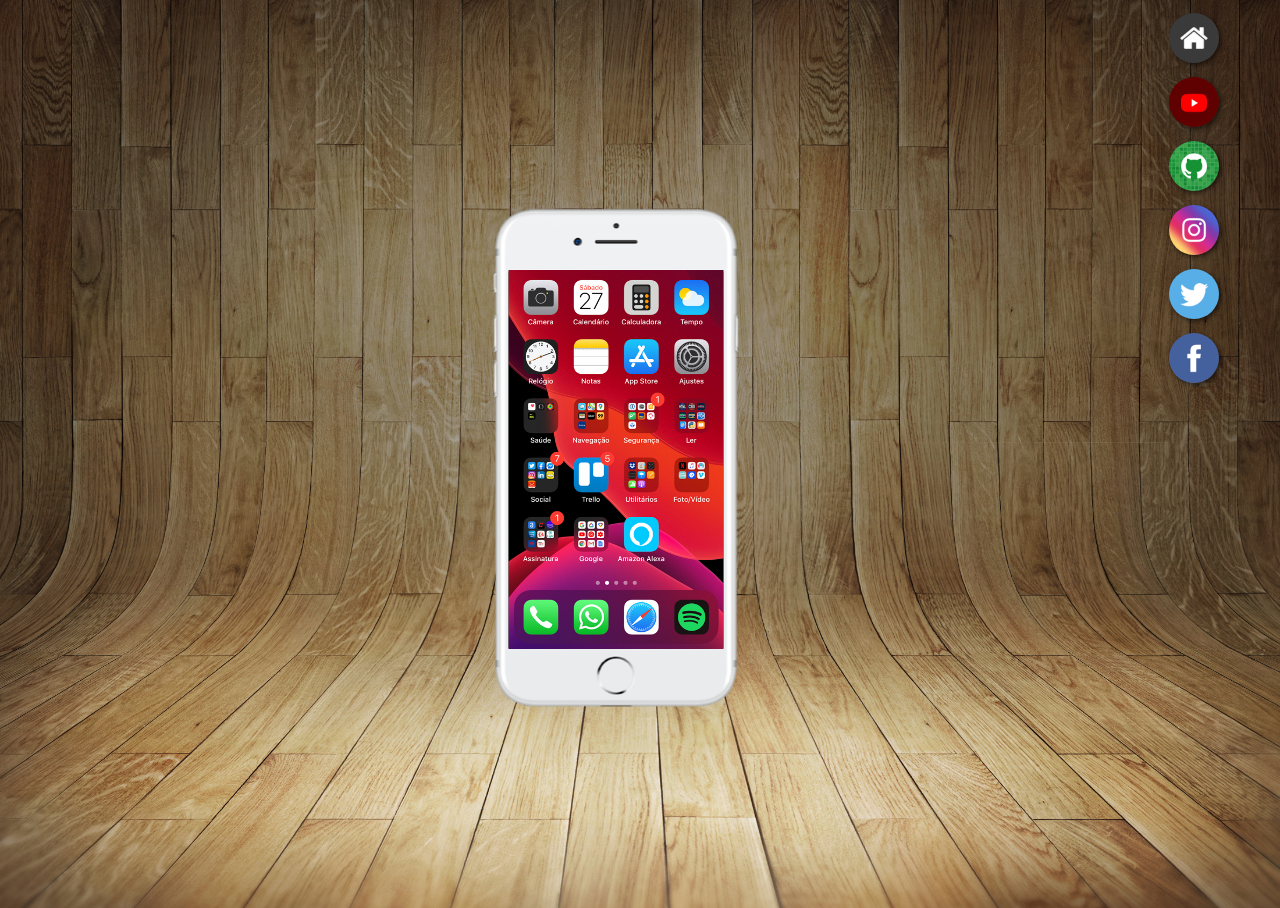
<file: index.html>
<!DOCTYPE html>
<html lang="pt-br">
<head>
    <meta charset="UTF-8">
    <meta name="viewport" content="width=device-width, initial-scale=1.0">
    <link rel="shortcut icon" href="favicon.ico" type="image/x-icon">
    <link rel="stylesheet" href="estilos/style.css">
    <title>Projeto Redes Sociais</title>
</head>
<body>
    <main>
        <section id="telefone">
            <iframe src="home.html" name="tela" id="tela"  frameborder="0">
                Seu navegador não é compatível com isso.
            </iframe>
        </section>

        <section id="redes-sociais">
            <a href="home.html" target="tela"><img src="imagens/logo-home.jpg" alt="Home"></a><br>
            <a href="youtube.html" target="tela"><img src="imagens/logo-youtube.jpg" alt="Youtube"></a><br>
            <a href="github.html" target="tela"><img src="imagens/logo-github.jpg" alt="GitHub"></a><br>
            <a href="instagram.html" target="tela"><img src="imagens/logo-instagram.jpg" alt="Instagram"></a><br>
            <a href="twitter.html" target="tela"><img src="imagens/logo-twitter.jpg" alt="X"></a><br>
            <a href="facebook.html" target="tela"><img src="imagens/logo-facebook.jpg" alt="Facebook"></a><br>
        </section>
    </main>
    
</body>
</html>
</file>
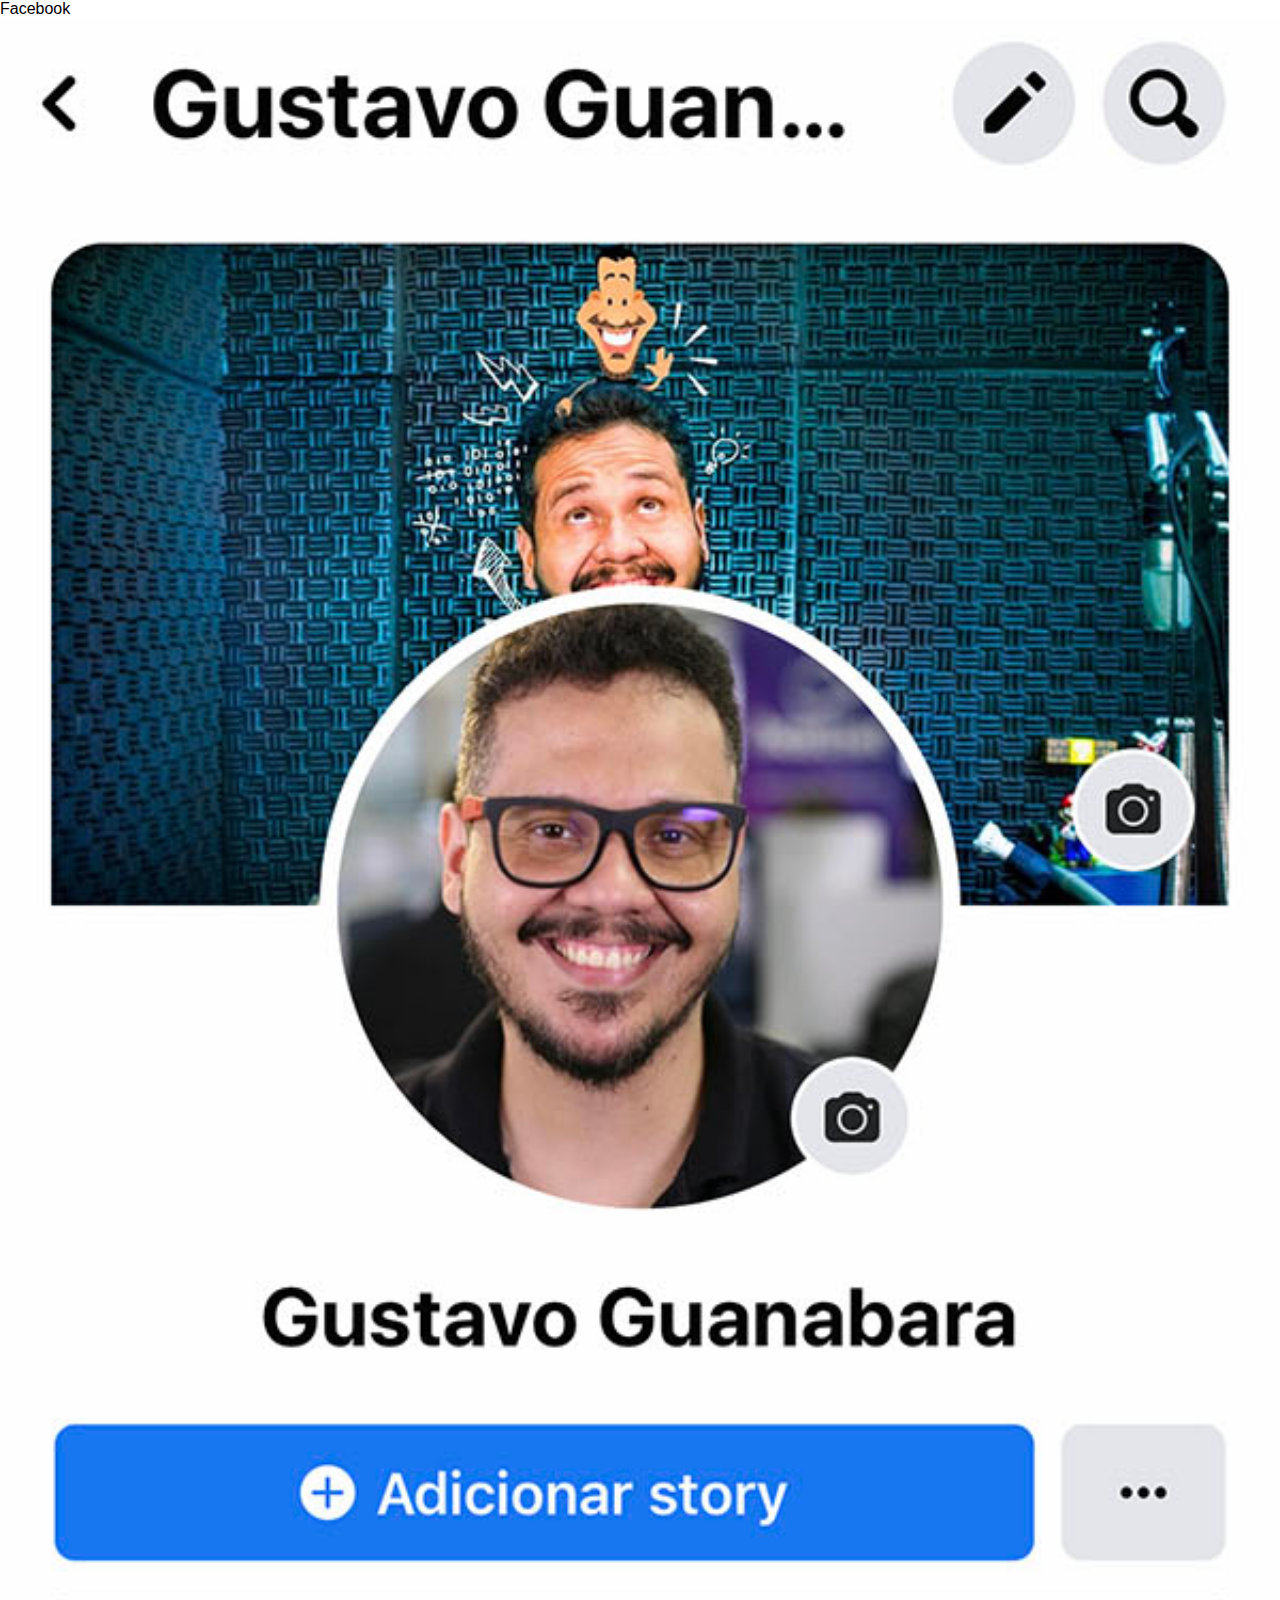
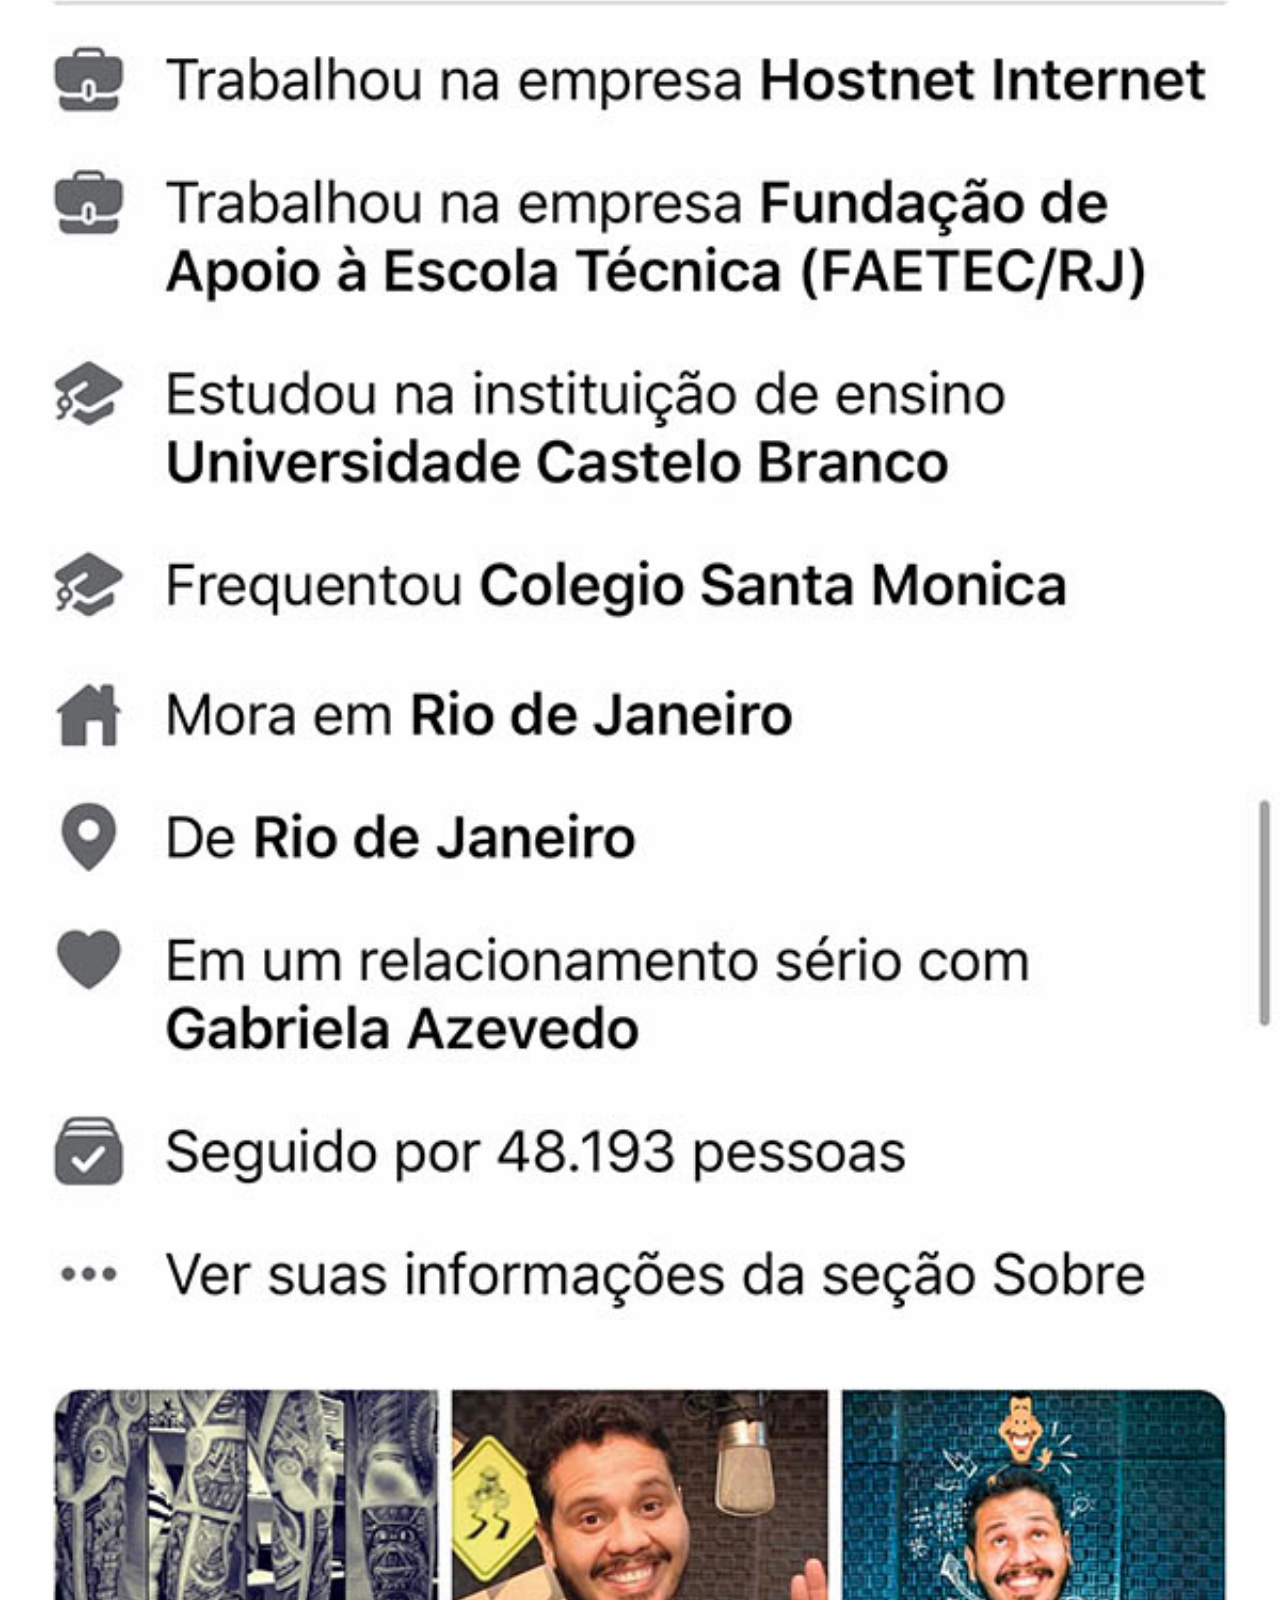
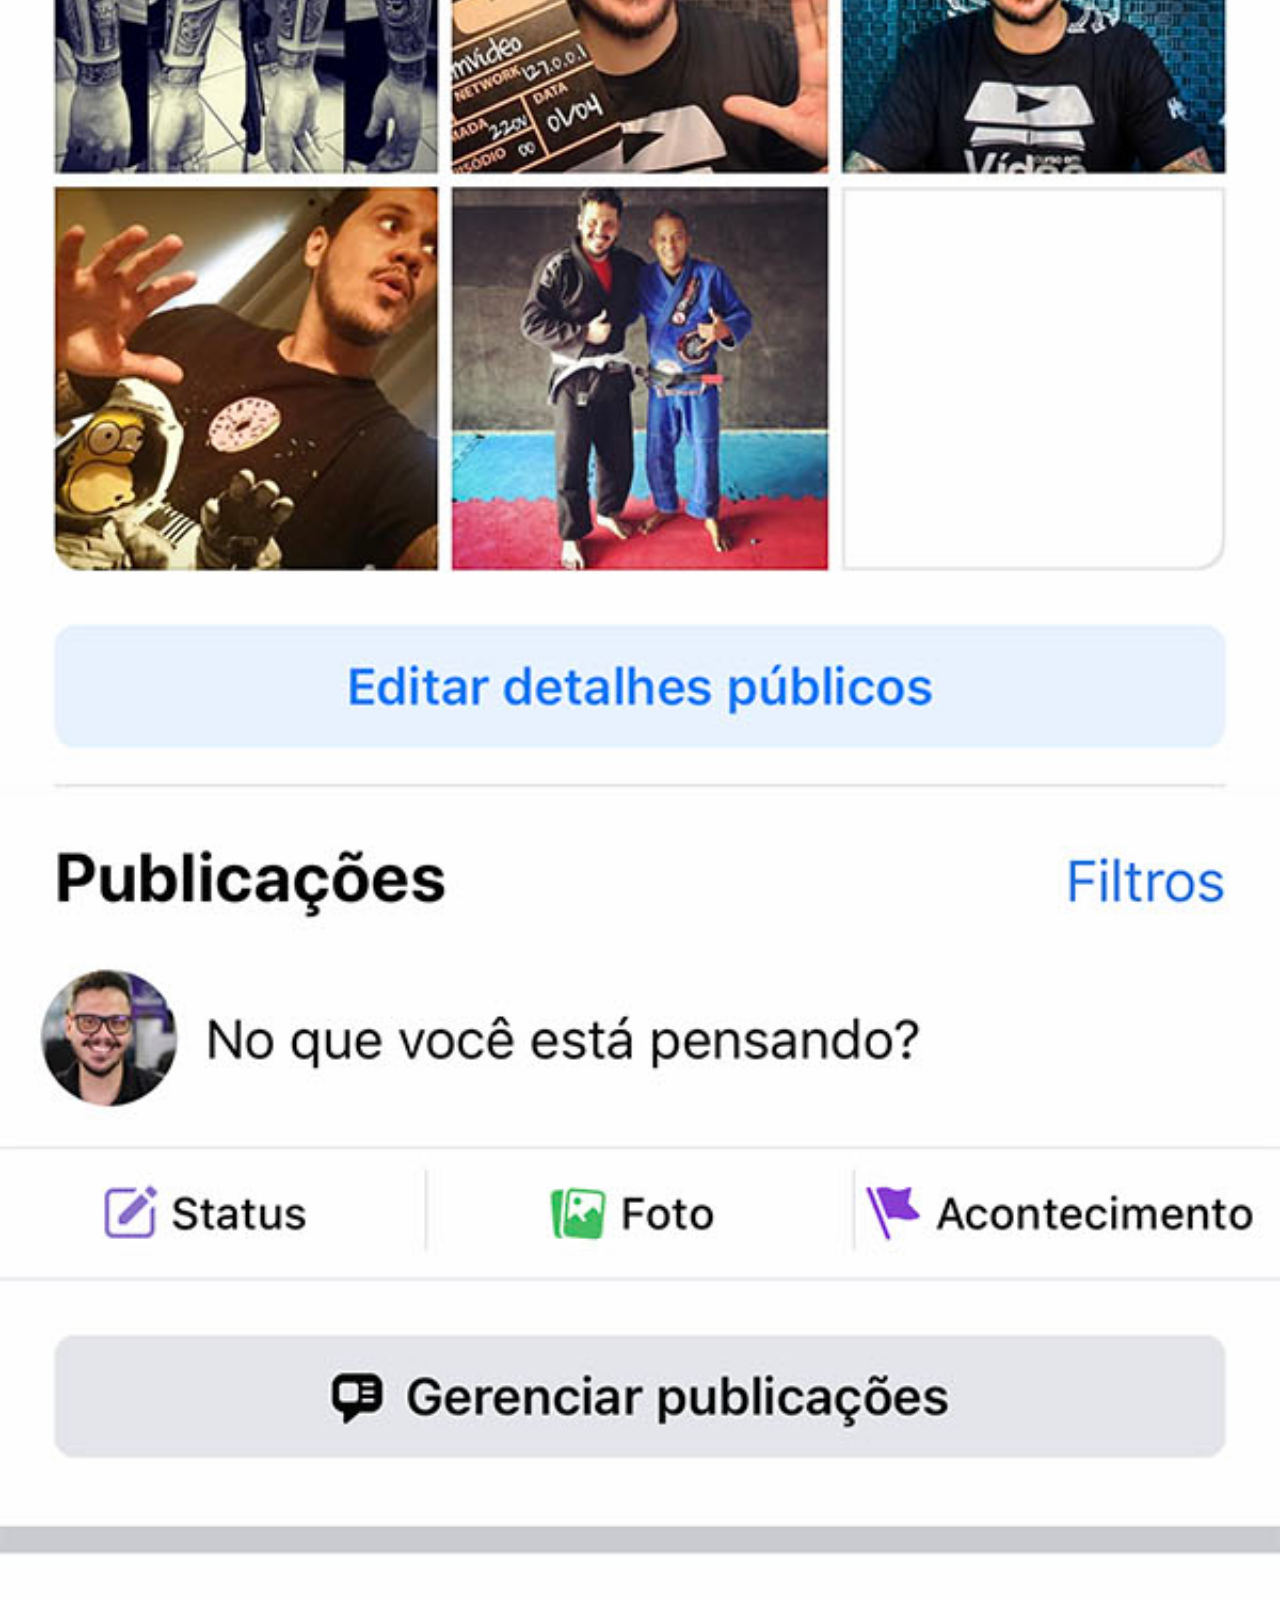
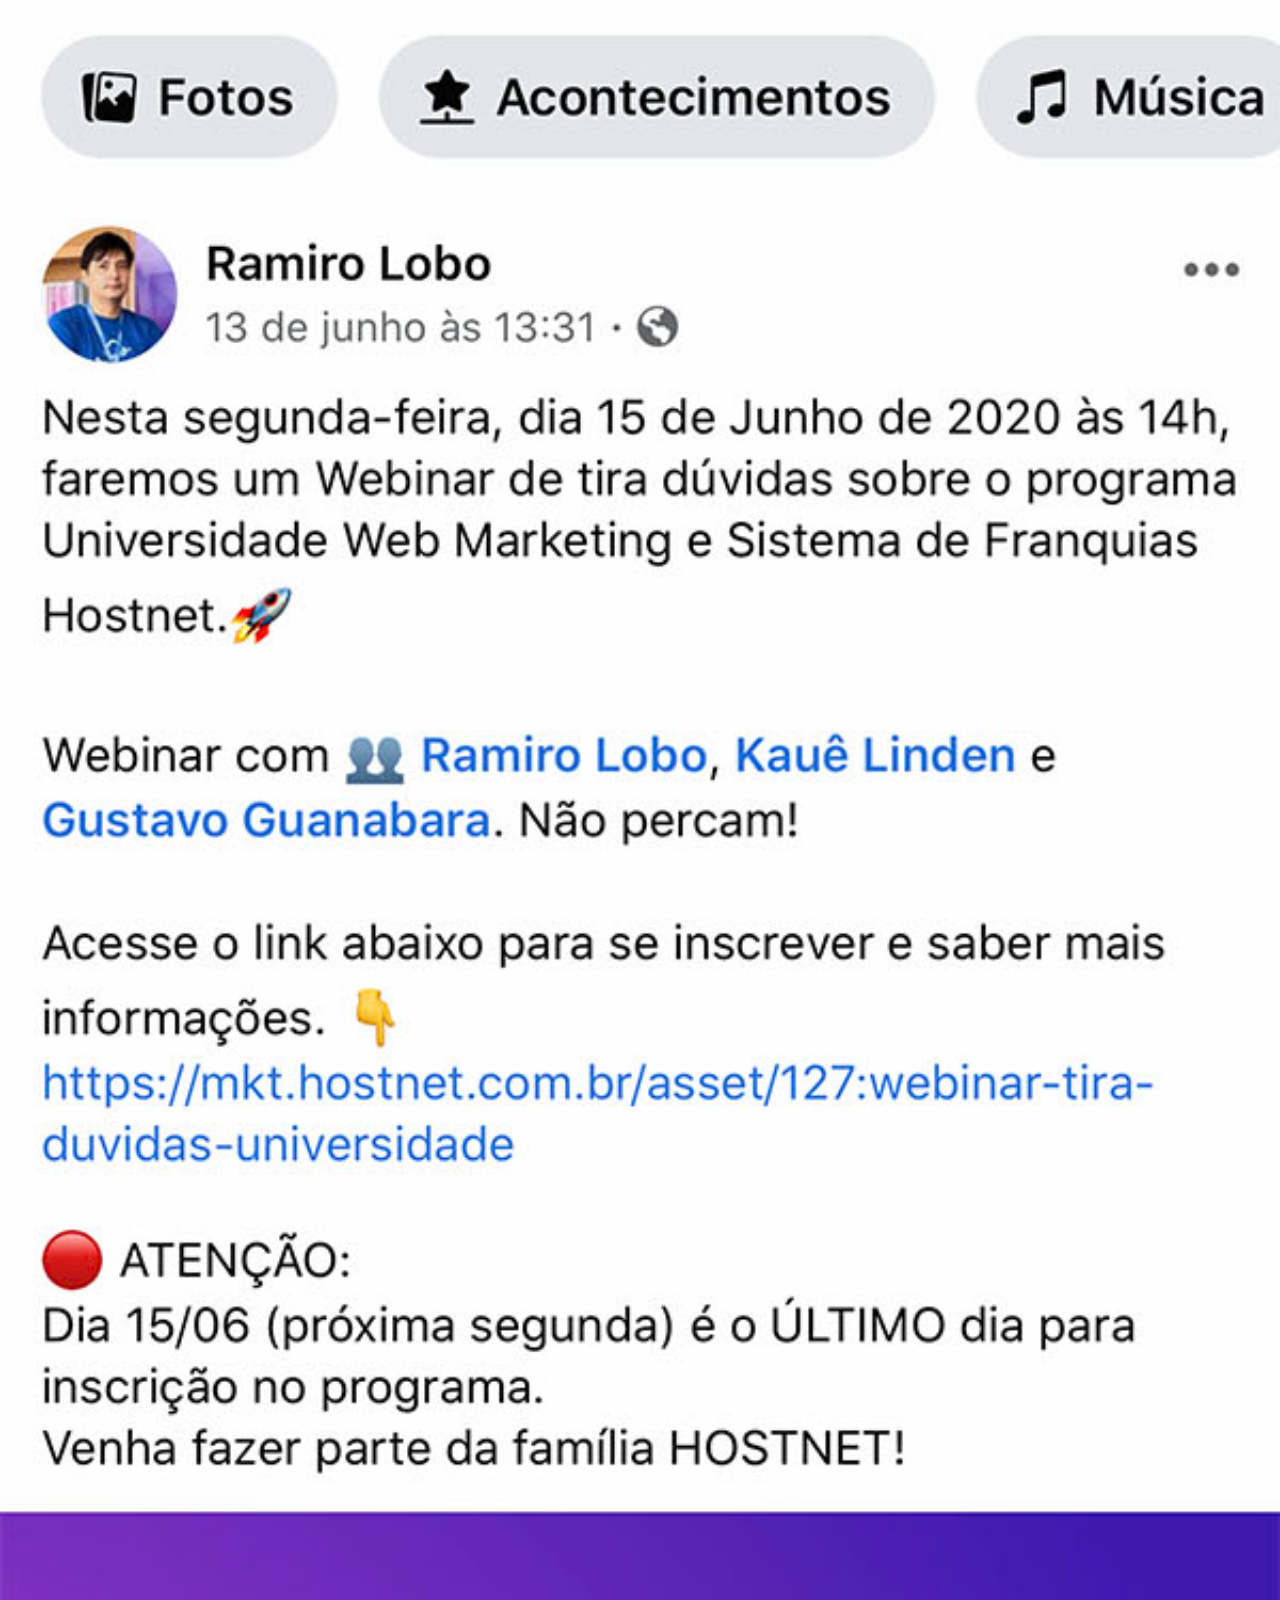
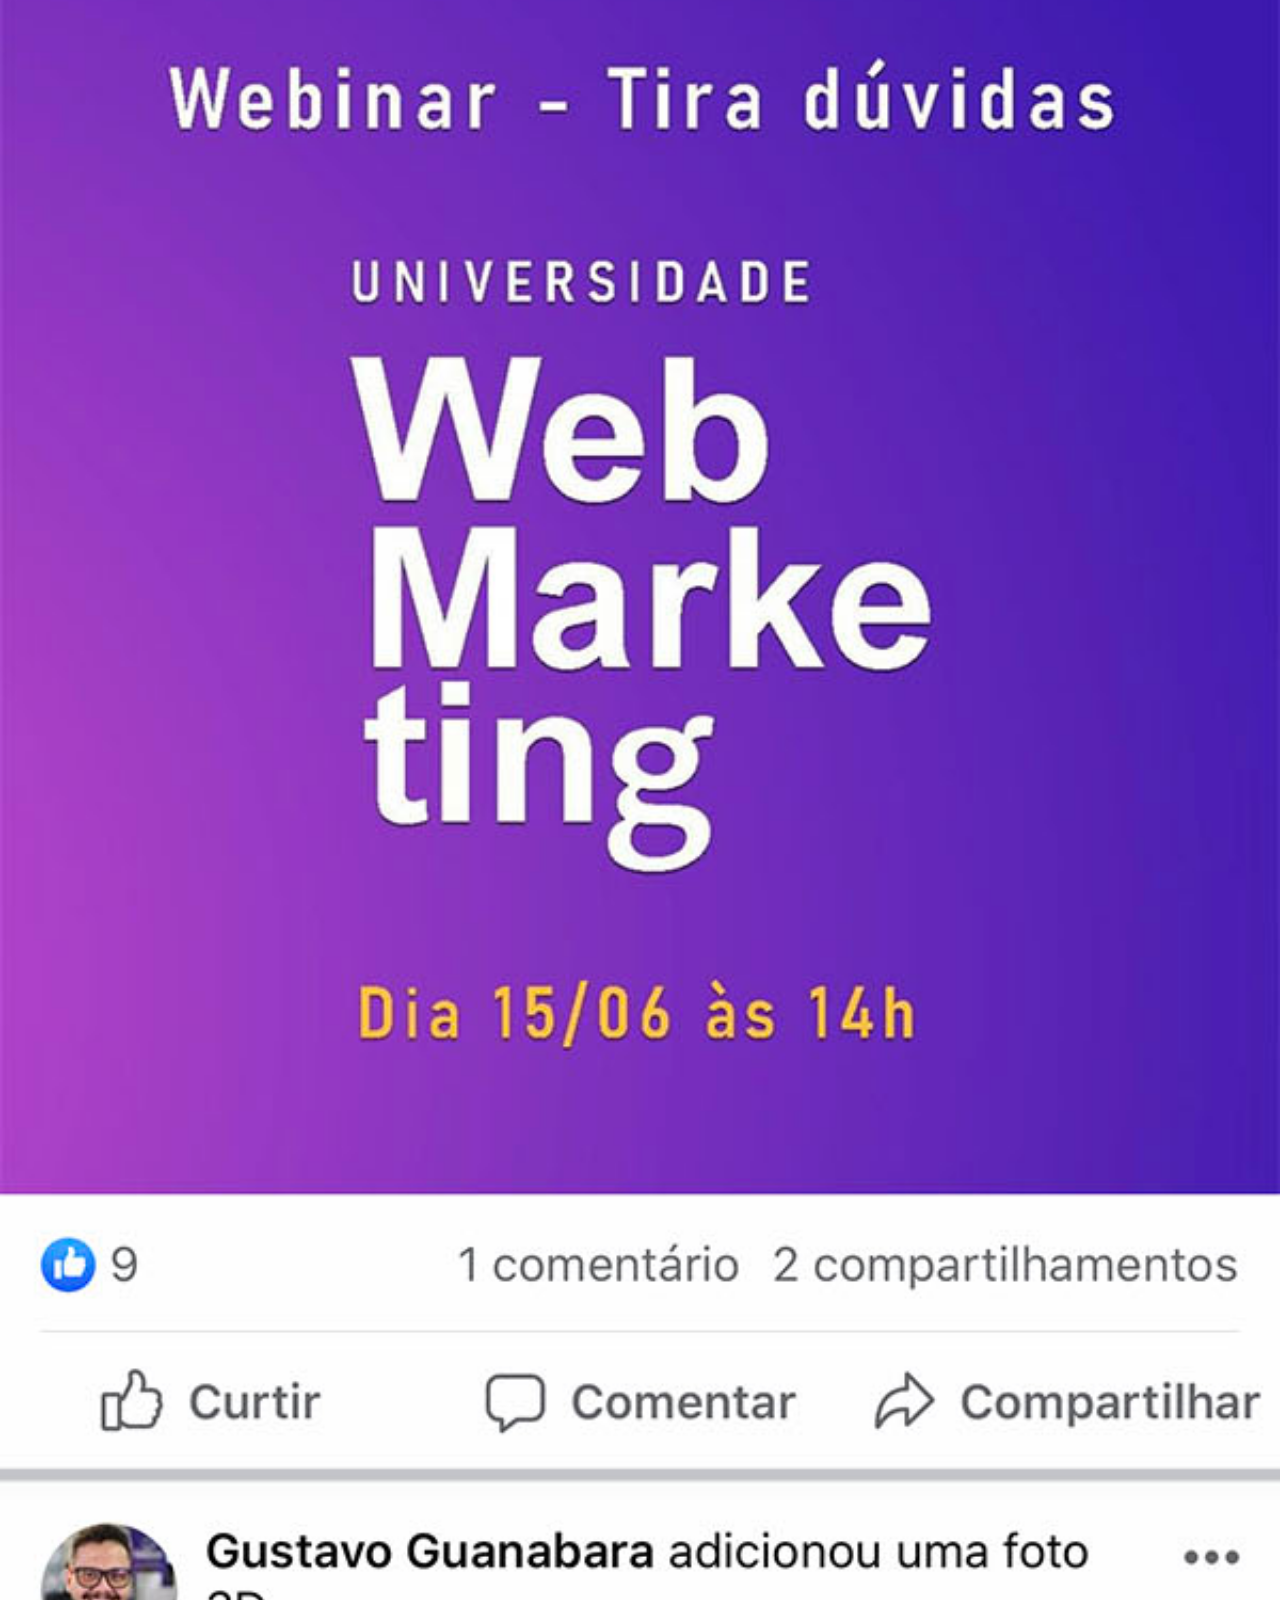
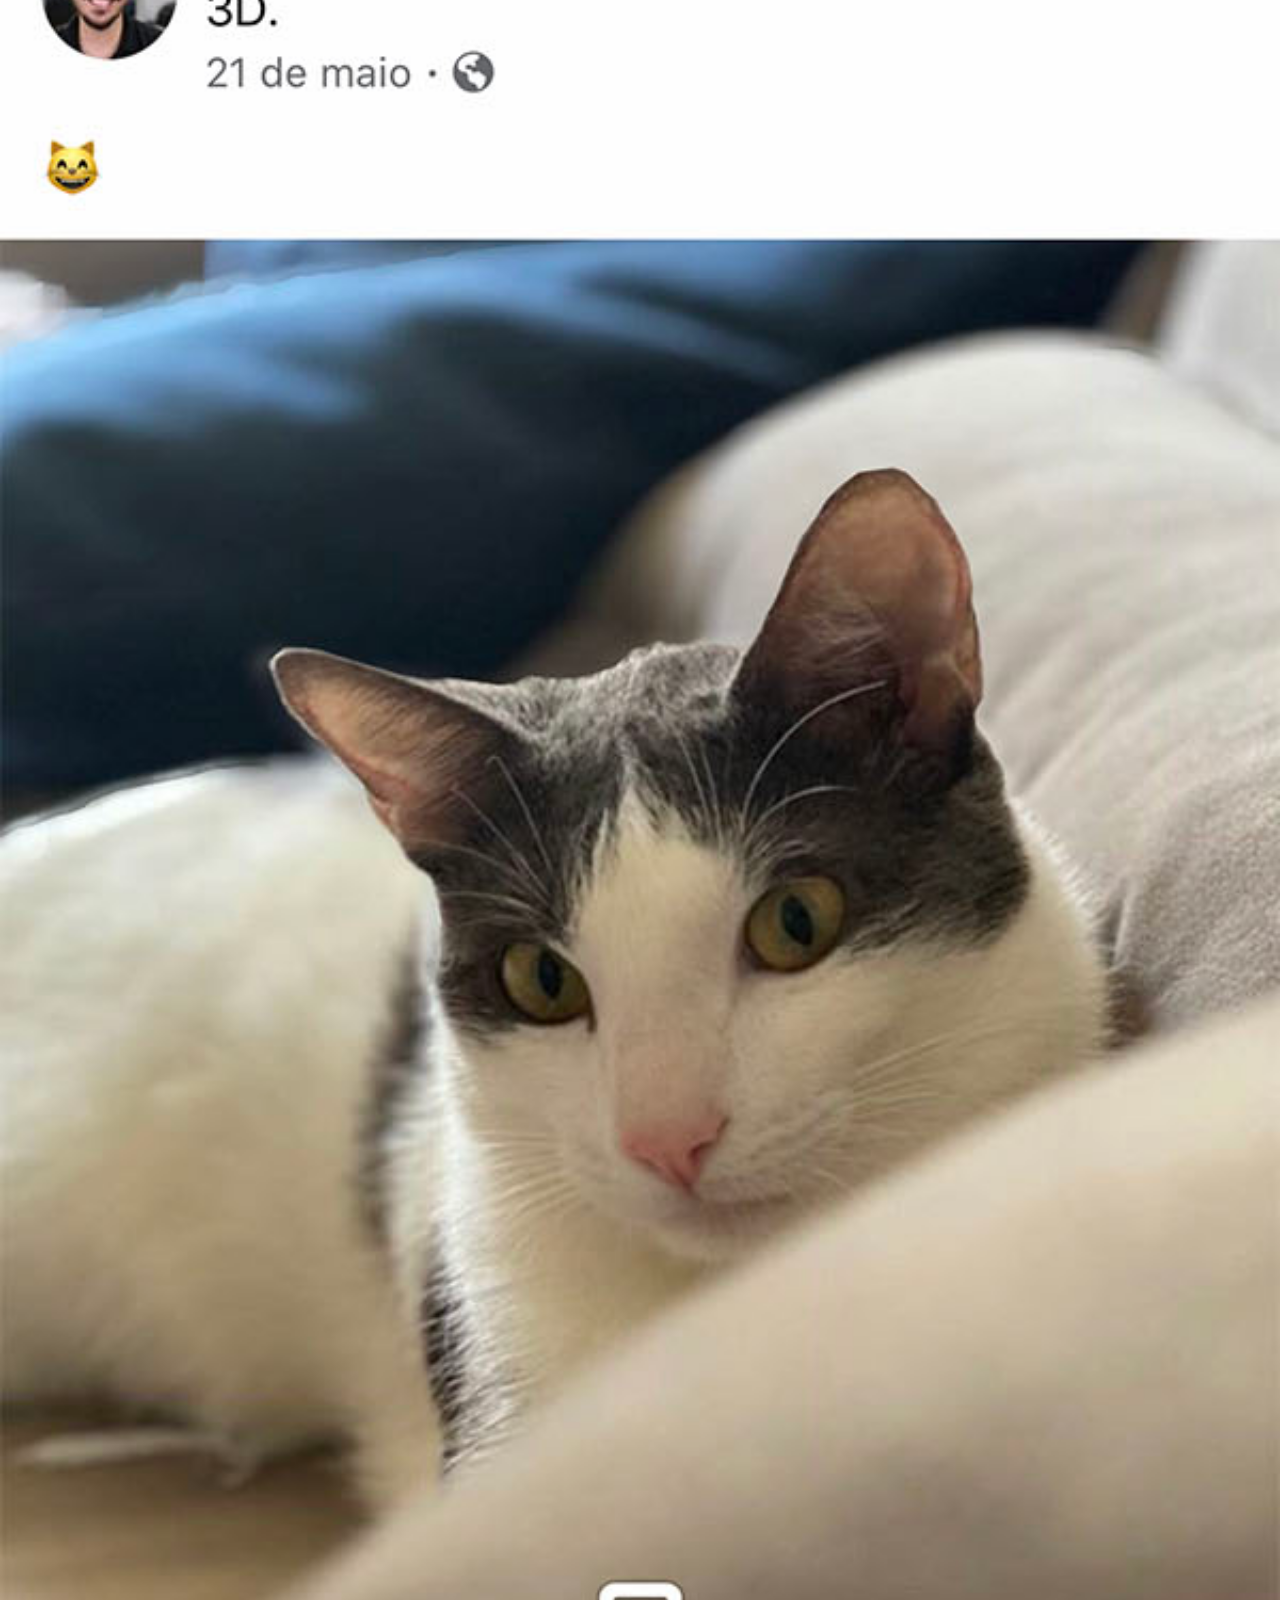
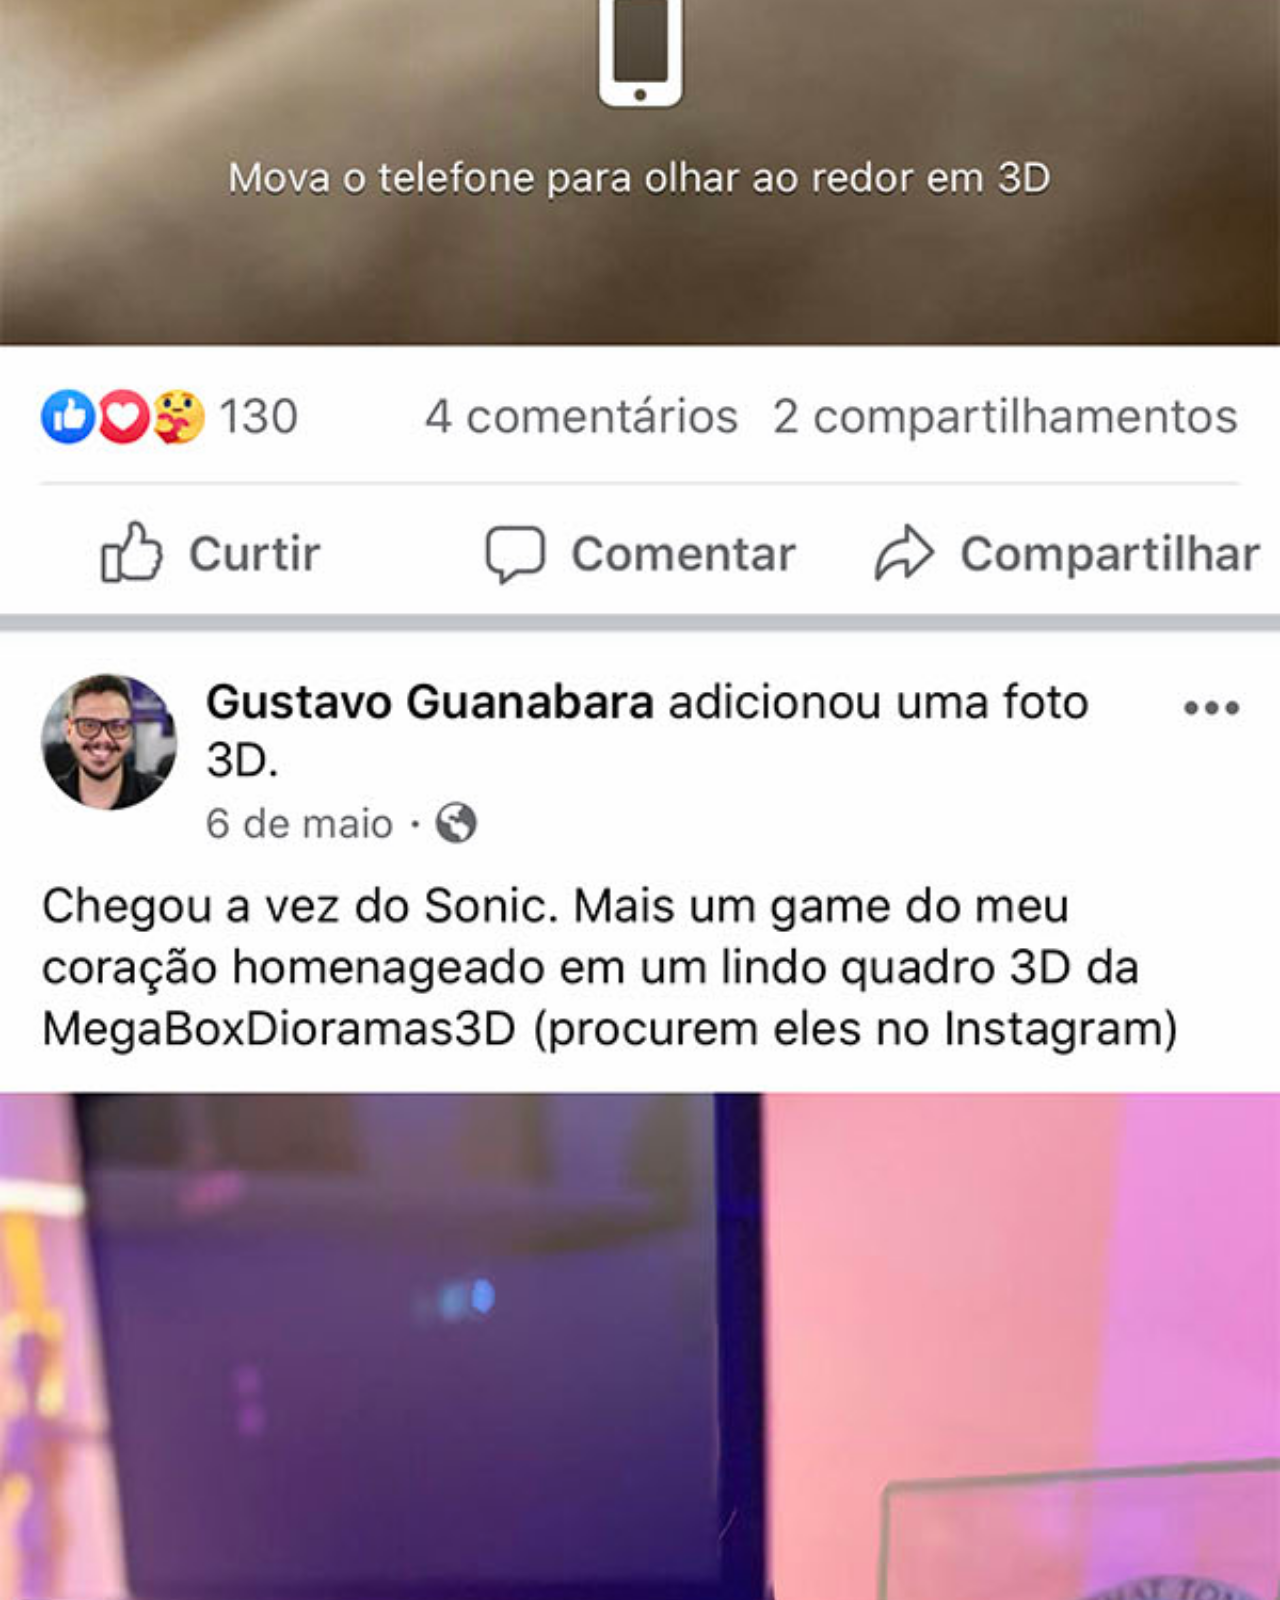
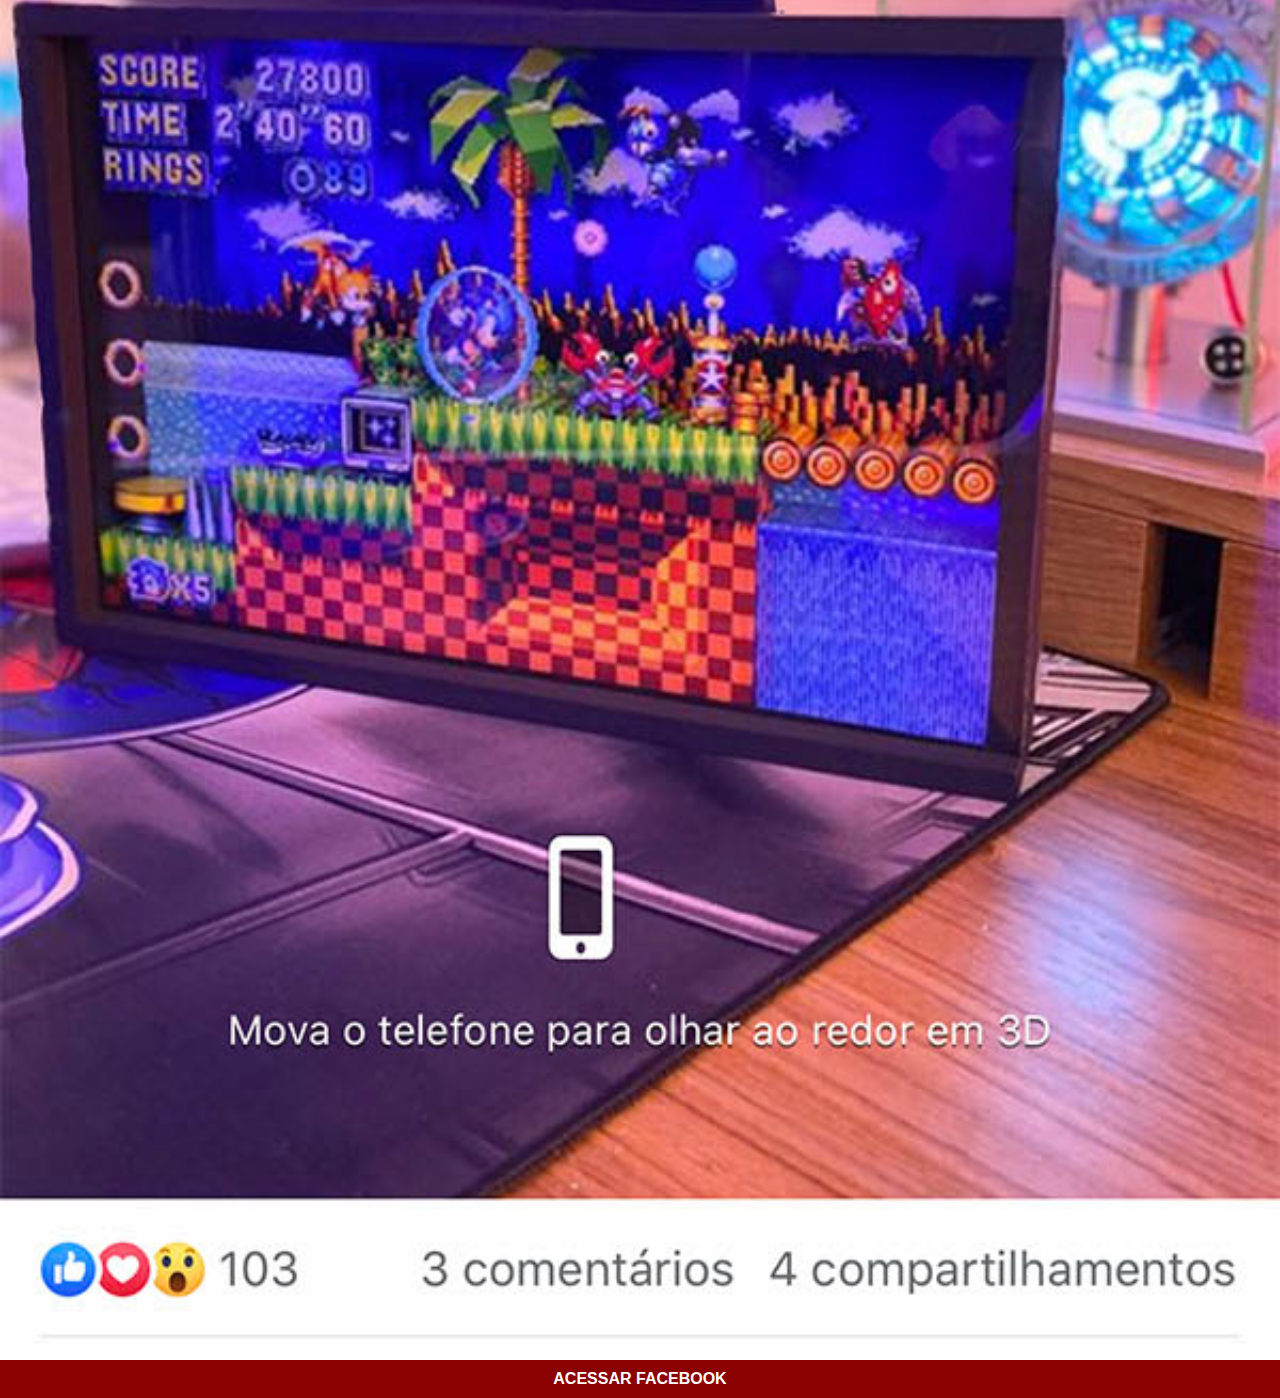
<file: facebook.html>
<!DOCTYPE html>
<html lang="pt-br">
<head>
    <meta charset="UTF-8">
    <meta name="viewport" content="width=device-width, initial-scale=1.0">
    <link rel="stylesheet" href="estilos/social.css"
    <title>Facebook</title>
</head>
<body>
    <img src="imagens/tela-facebook.jpg" alt="FACEBOOK">
    <a href="https://www.facebook.com/login/?next=https%3A%2F%2Fwww.facebook.com%2FCursosEmVideo">ACESSAR FACEBOOK</a>
</body>
</html>
</file>
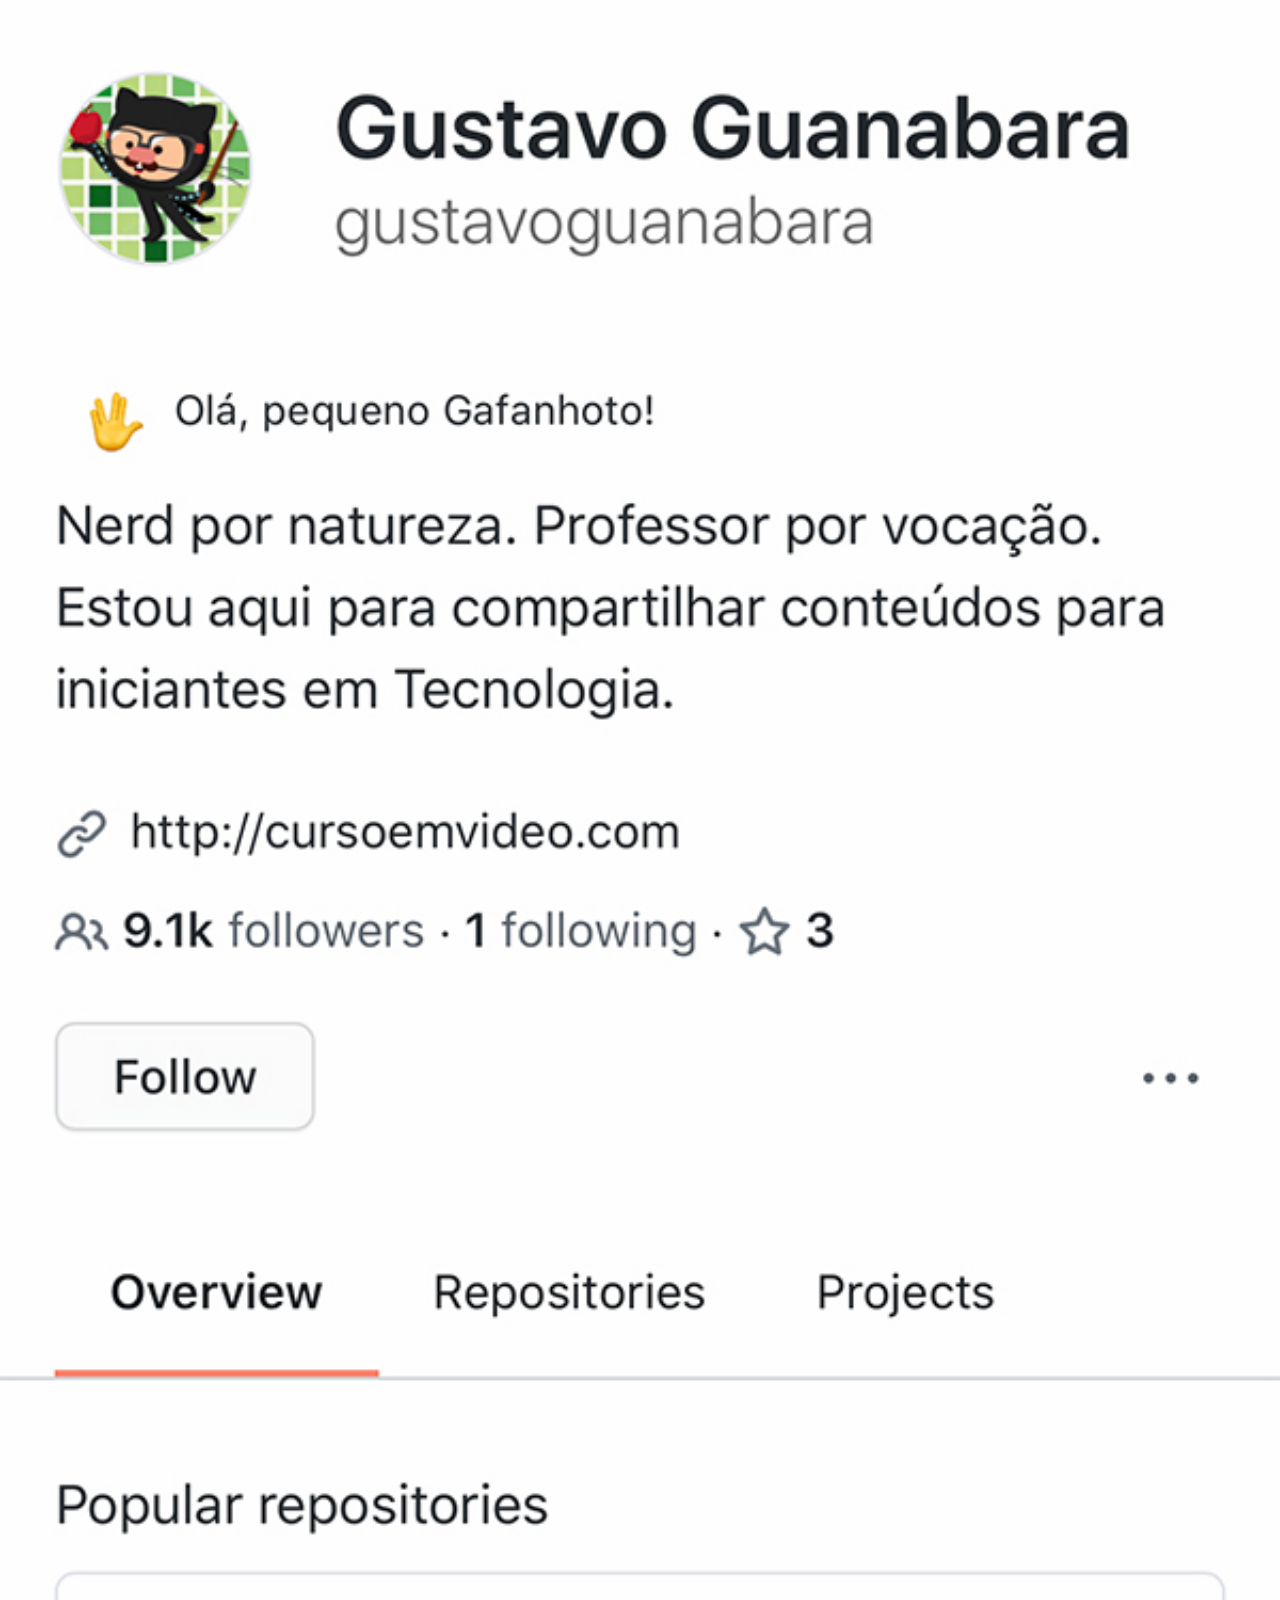
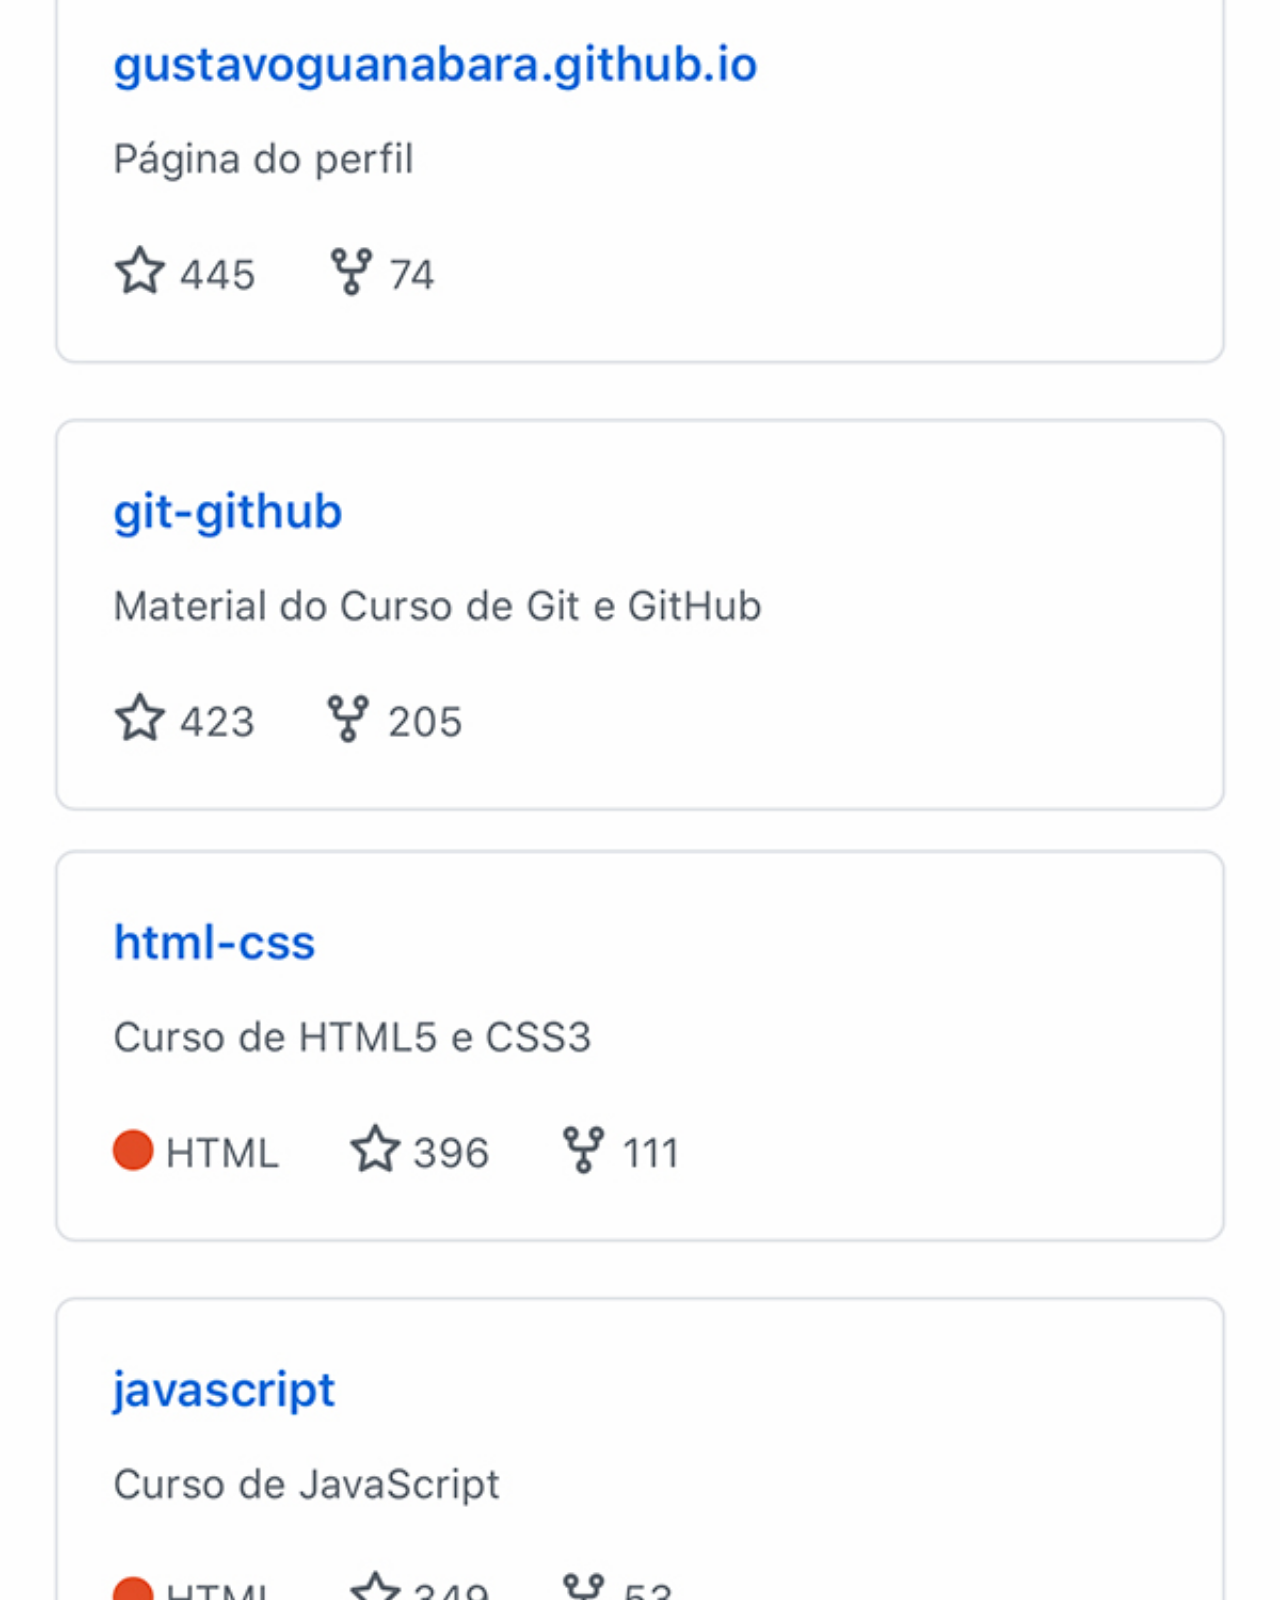
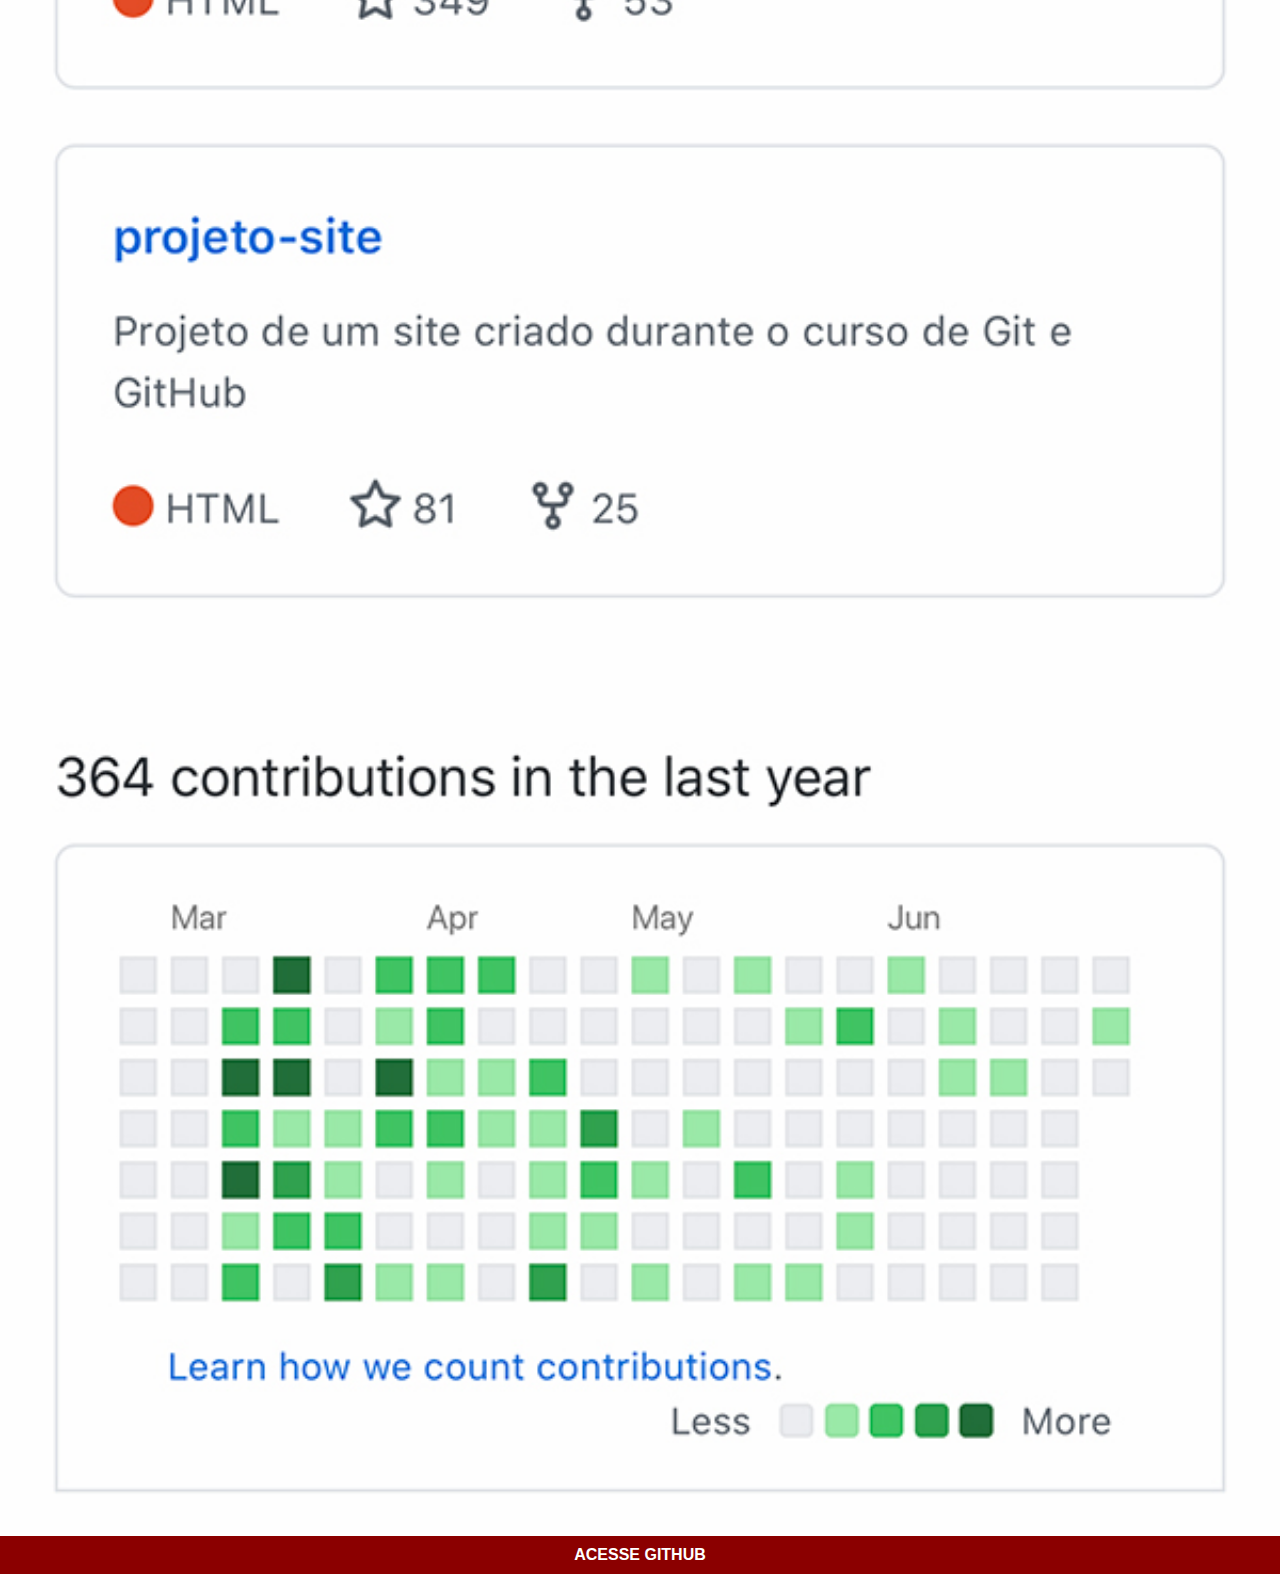
<file: github.html>
<!DOCTYPE html>
<html lang="pt-br">
<head>
    <meta charset="UTF-8">
    <meta name="viewport" content="width=device-width, initial-scale=1.0">
    <title>Github</title>
    <link rel="stylesheet" href="estilos/social.css">
</head>
<body>
    <img src="imagens/tela-github.jpg" alt="GitHub">
    <a href="https://github.com/gustavoguanabara" target="_blank">ACESSE GITHUB</a>
</body>
</html>
</file>
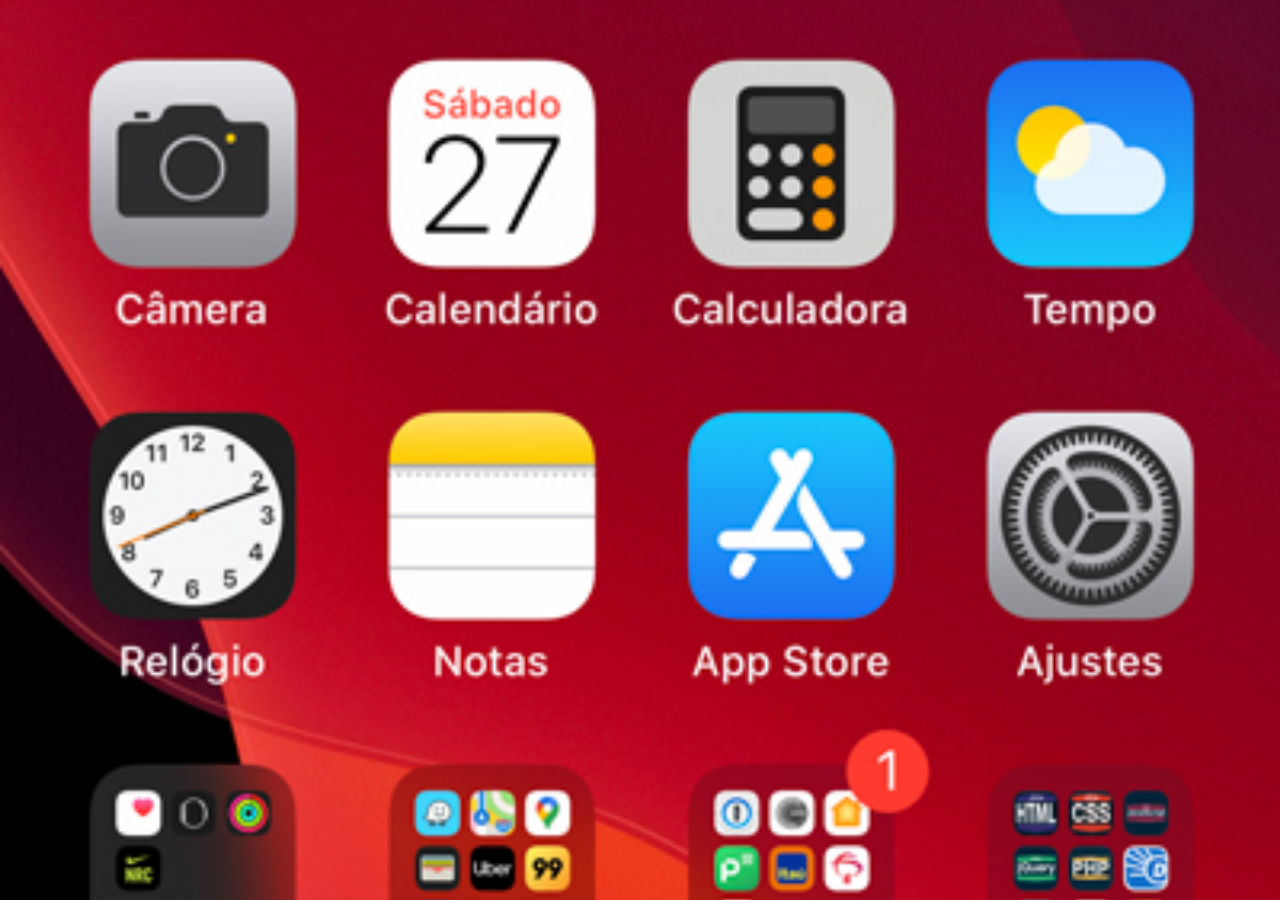
<file: home.html>
<!DOCTYPE html>
<html lang="pt-br">
<head>
    <meta charset="UTF-8">
    <meta name="viewport" content="width=device-width, initial-scale=1.0">
    <title>Home</title>
</head>
<style>
    * {
        margin: 0px;
        padding: 0px;
    }

    body {
        height: 100vh;
        width: 100vw;
        background: black url(imagens/tela-home.jpg) no-repeat top center;
        background-size: cover; /*Ao colocar cover, a tela vai ocupar todo o espaço do iframe tela*/
    }
</style>
<body>
    
</body>
</html>
</file>
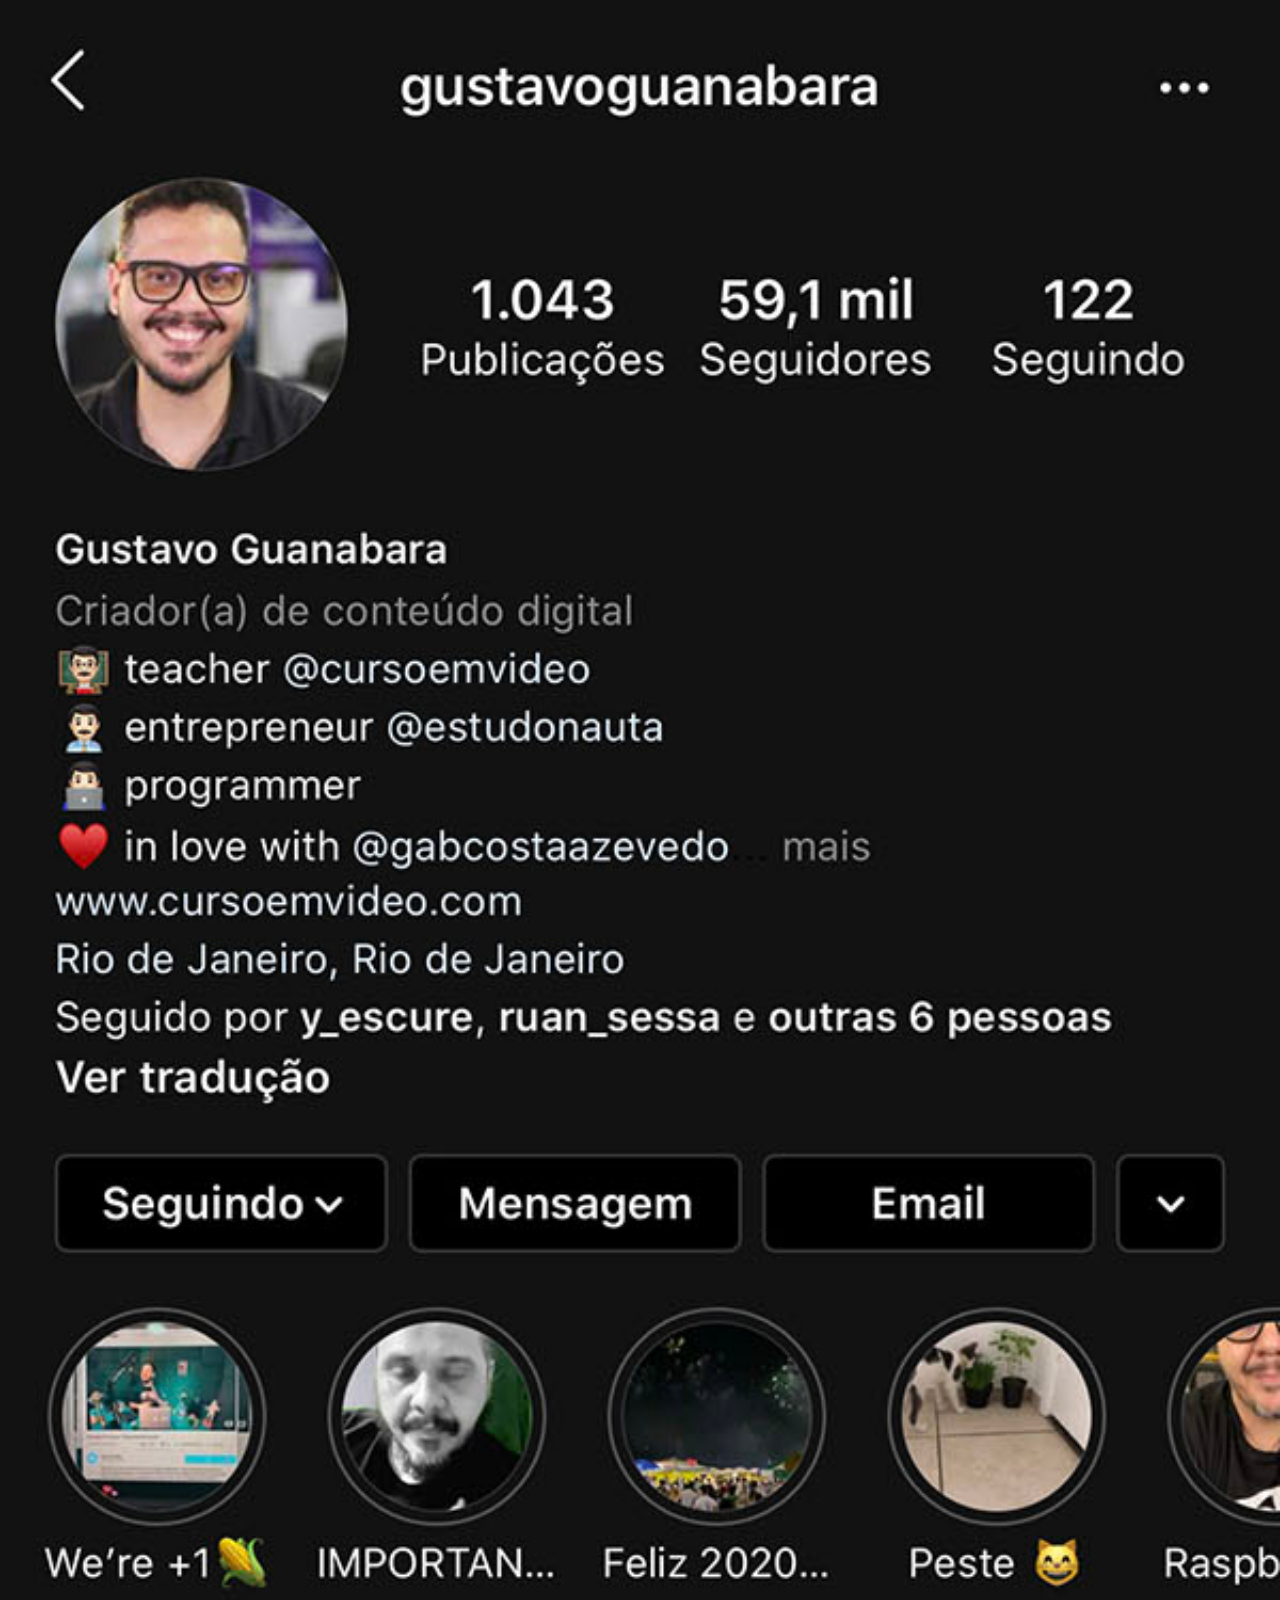
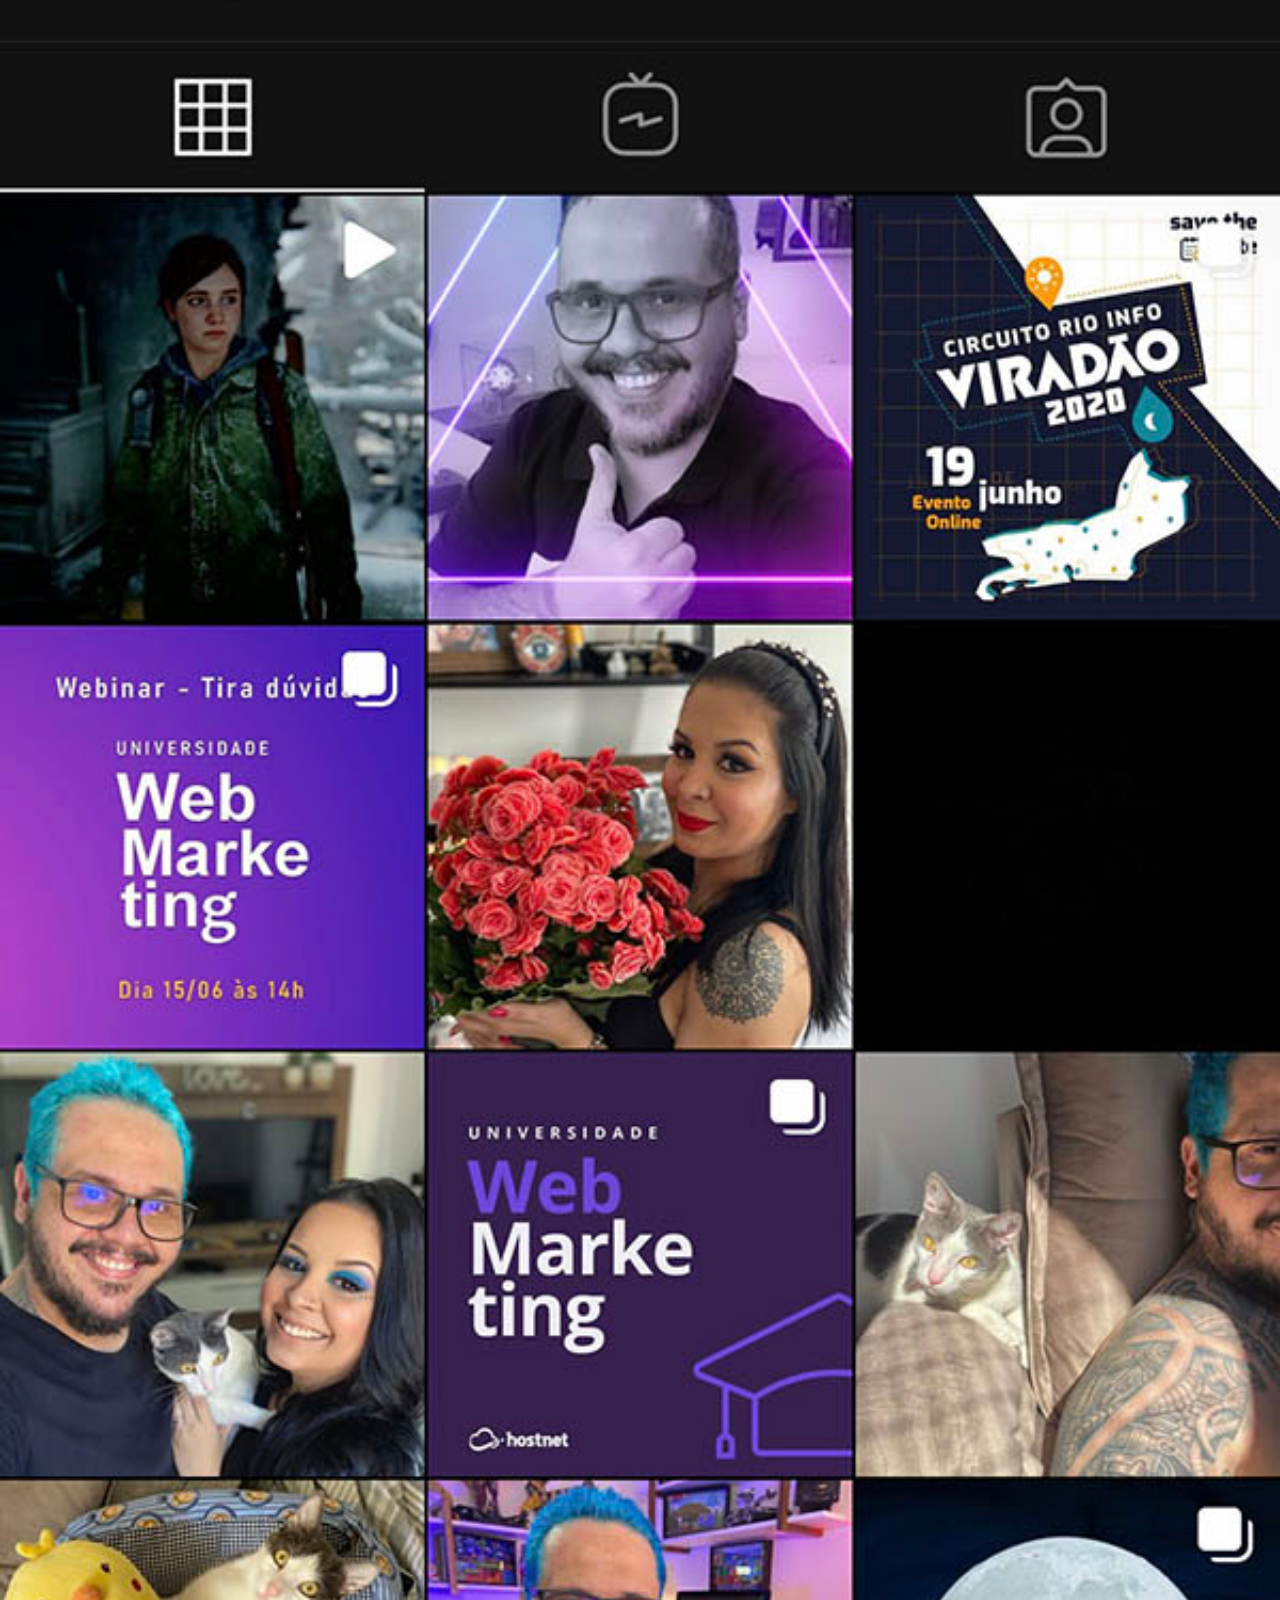
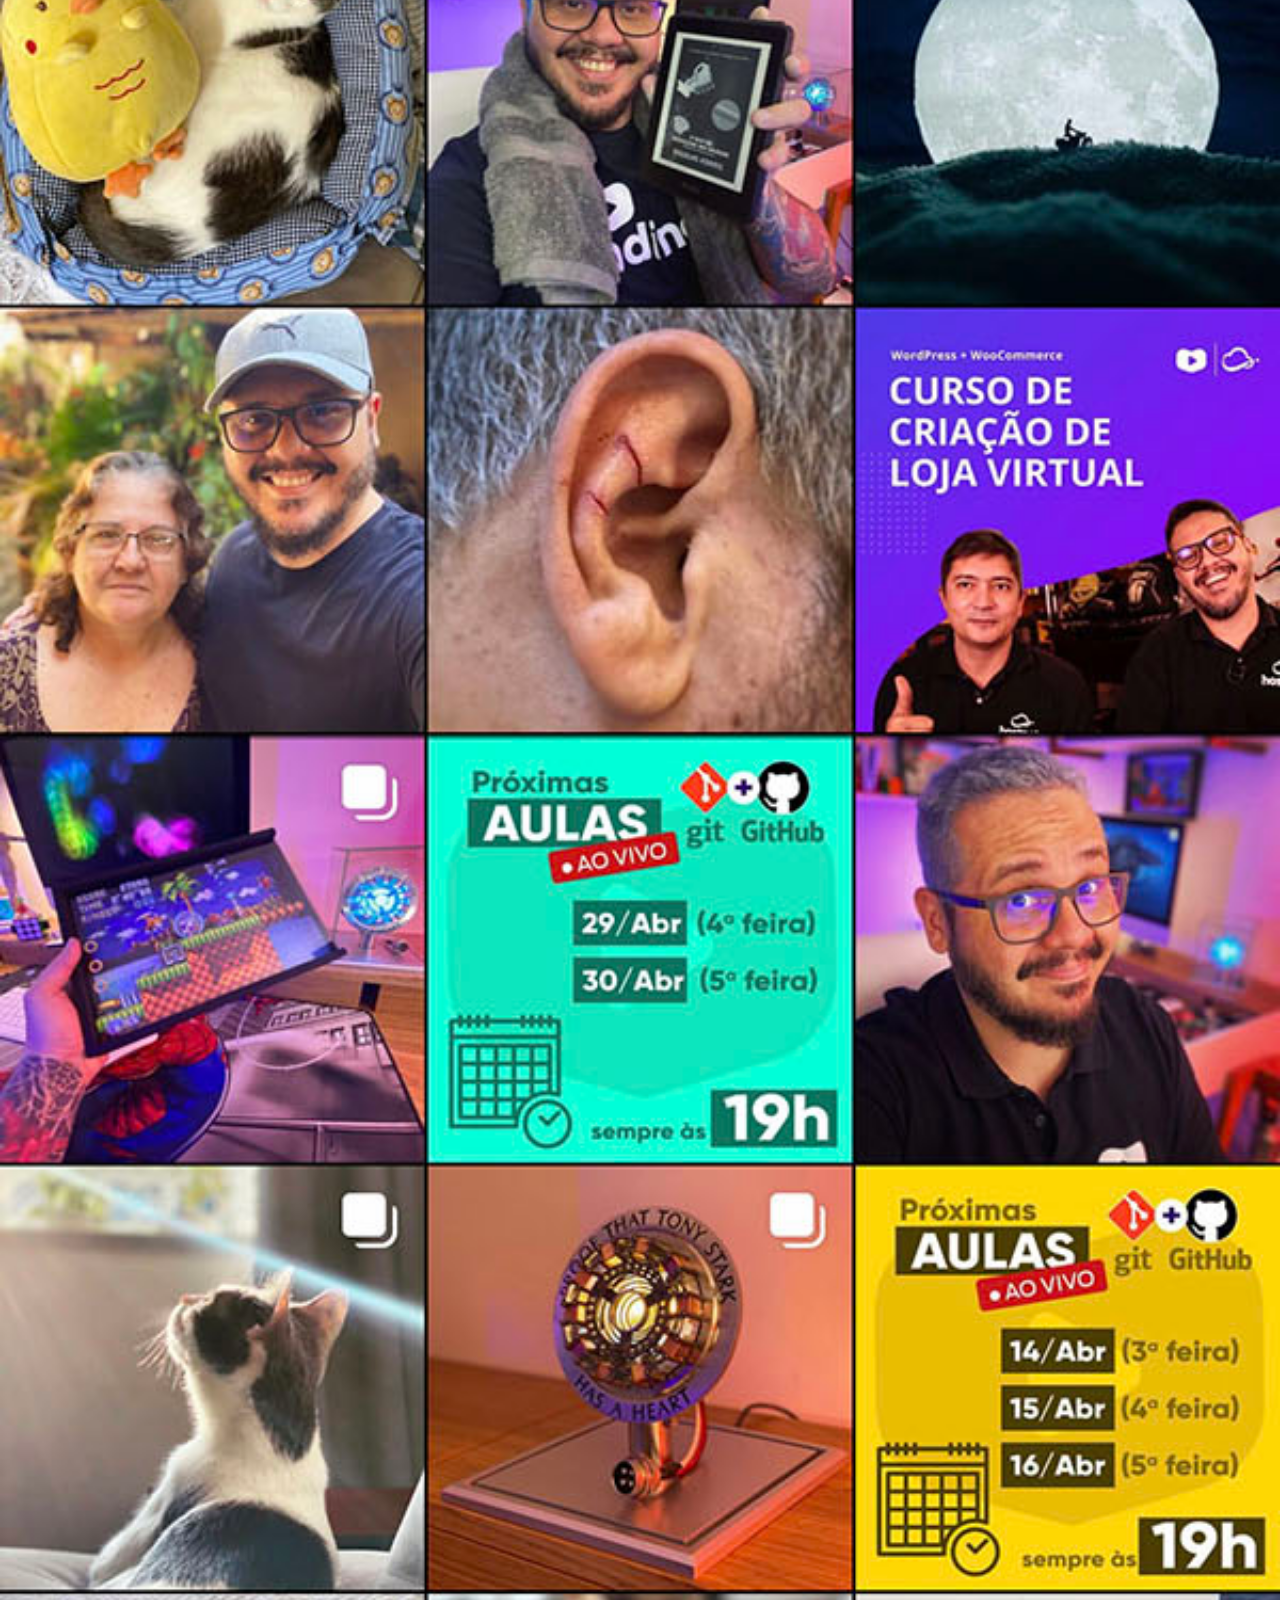
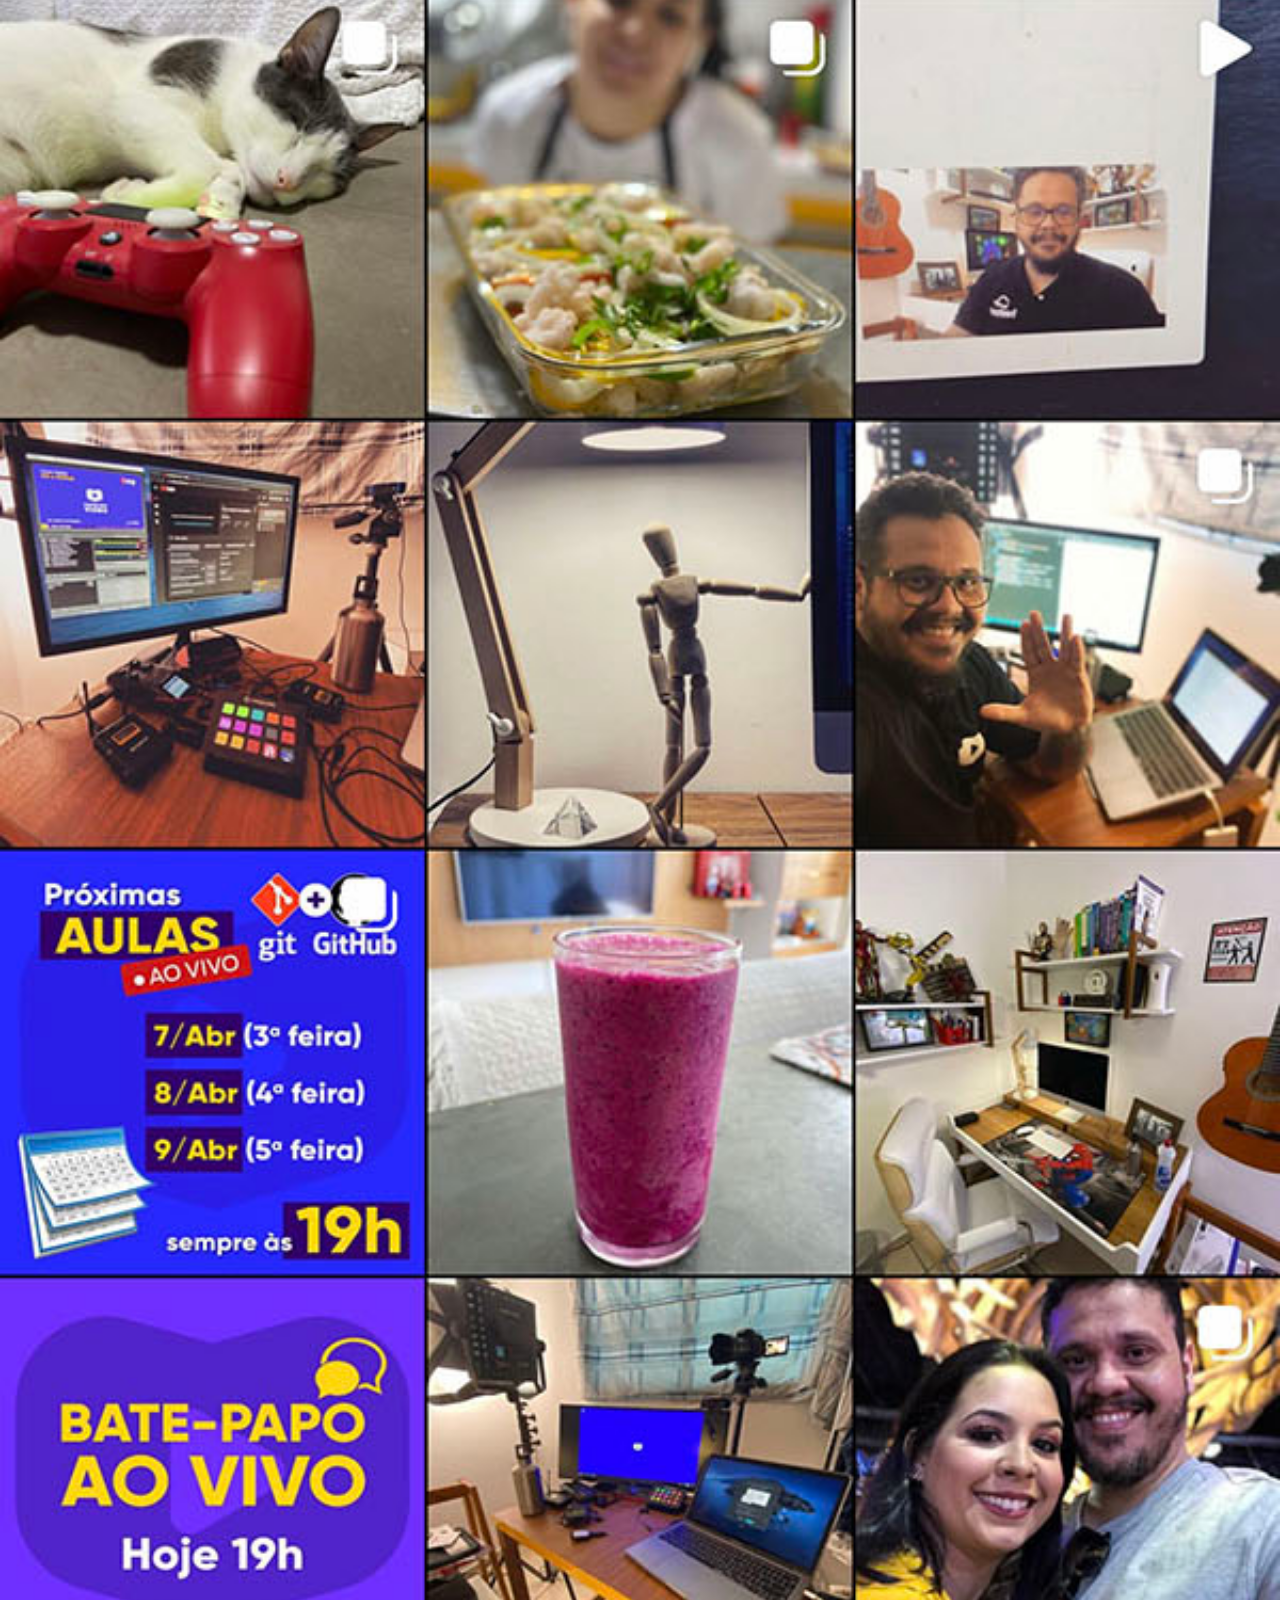
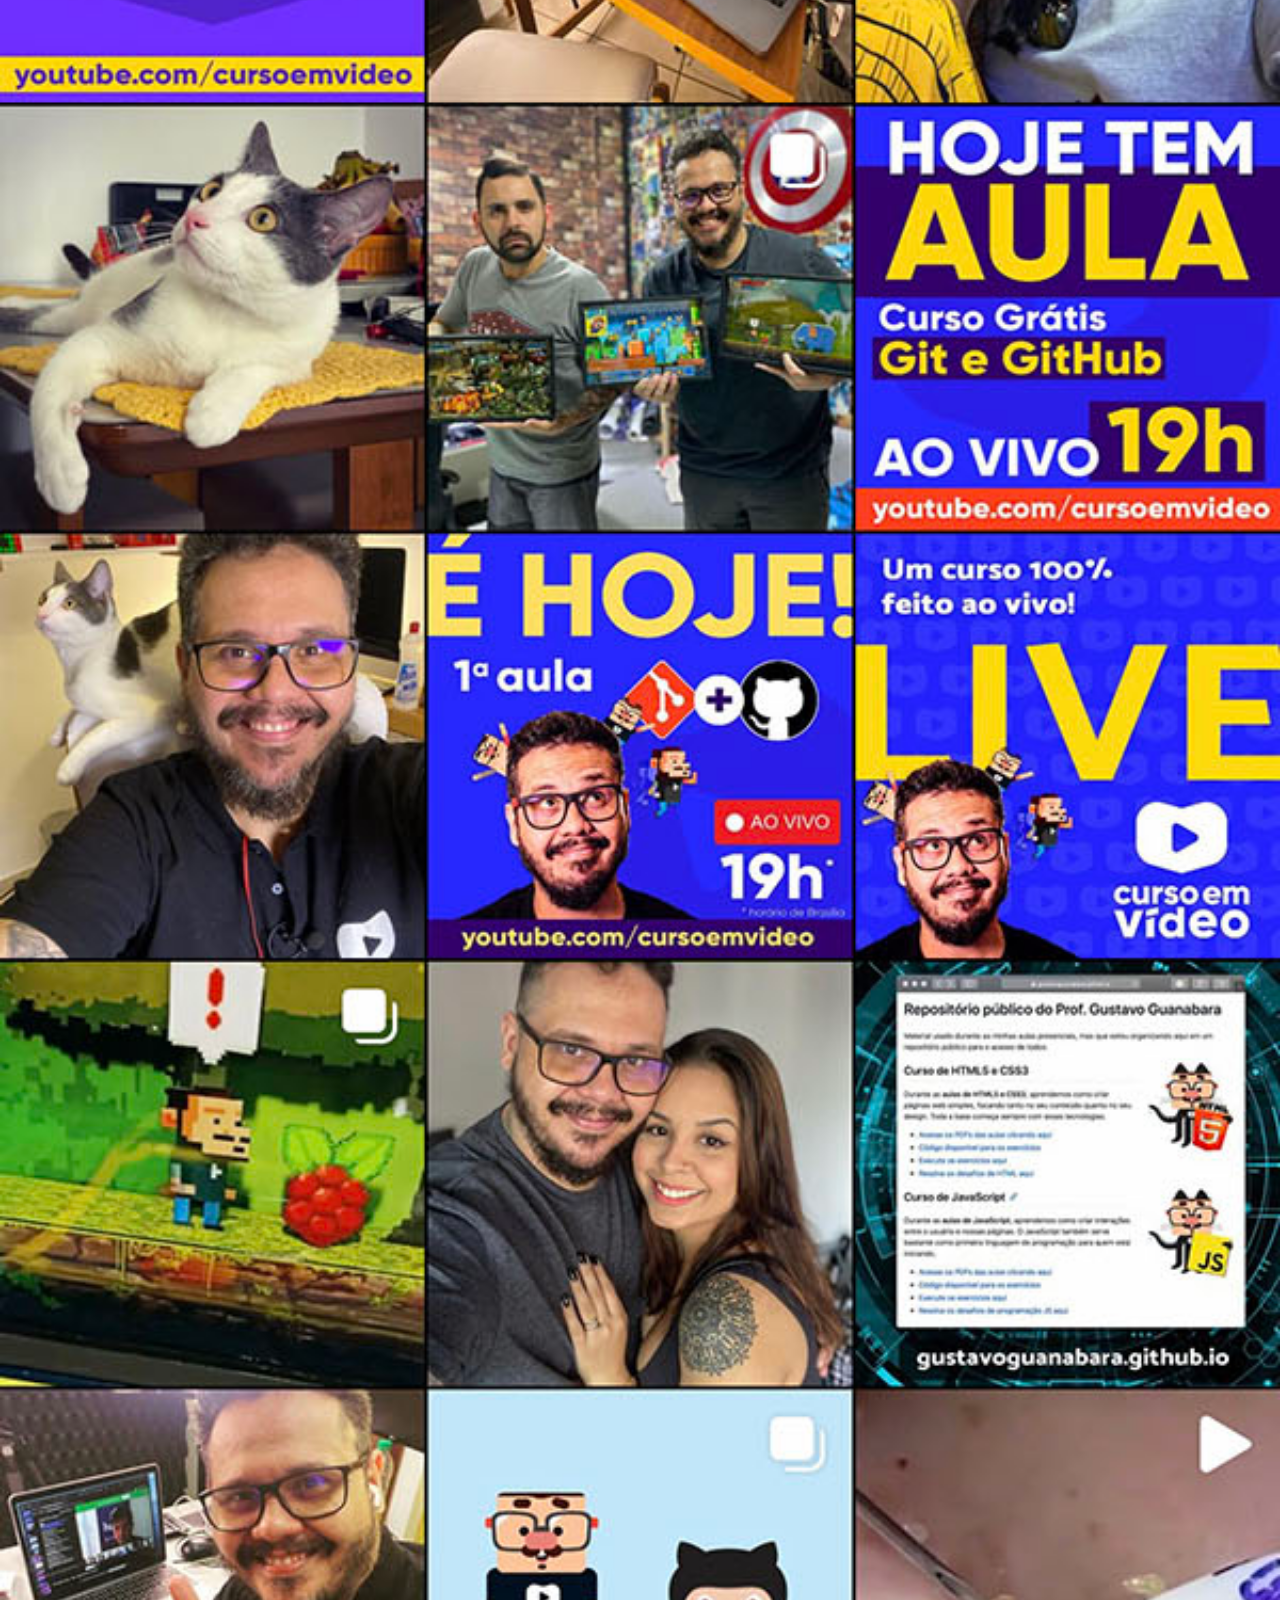
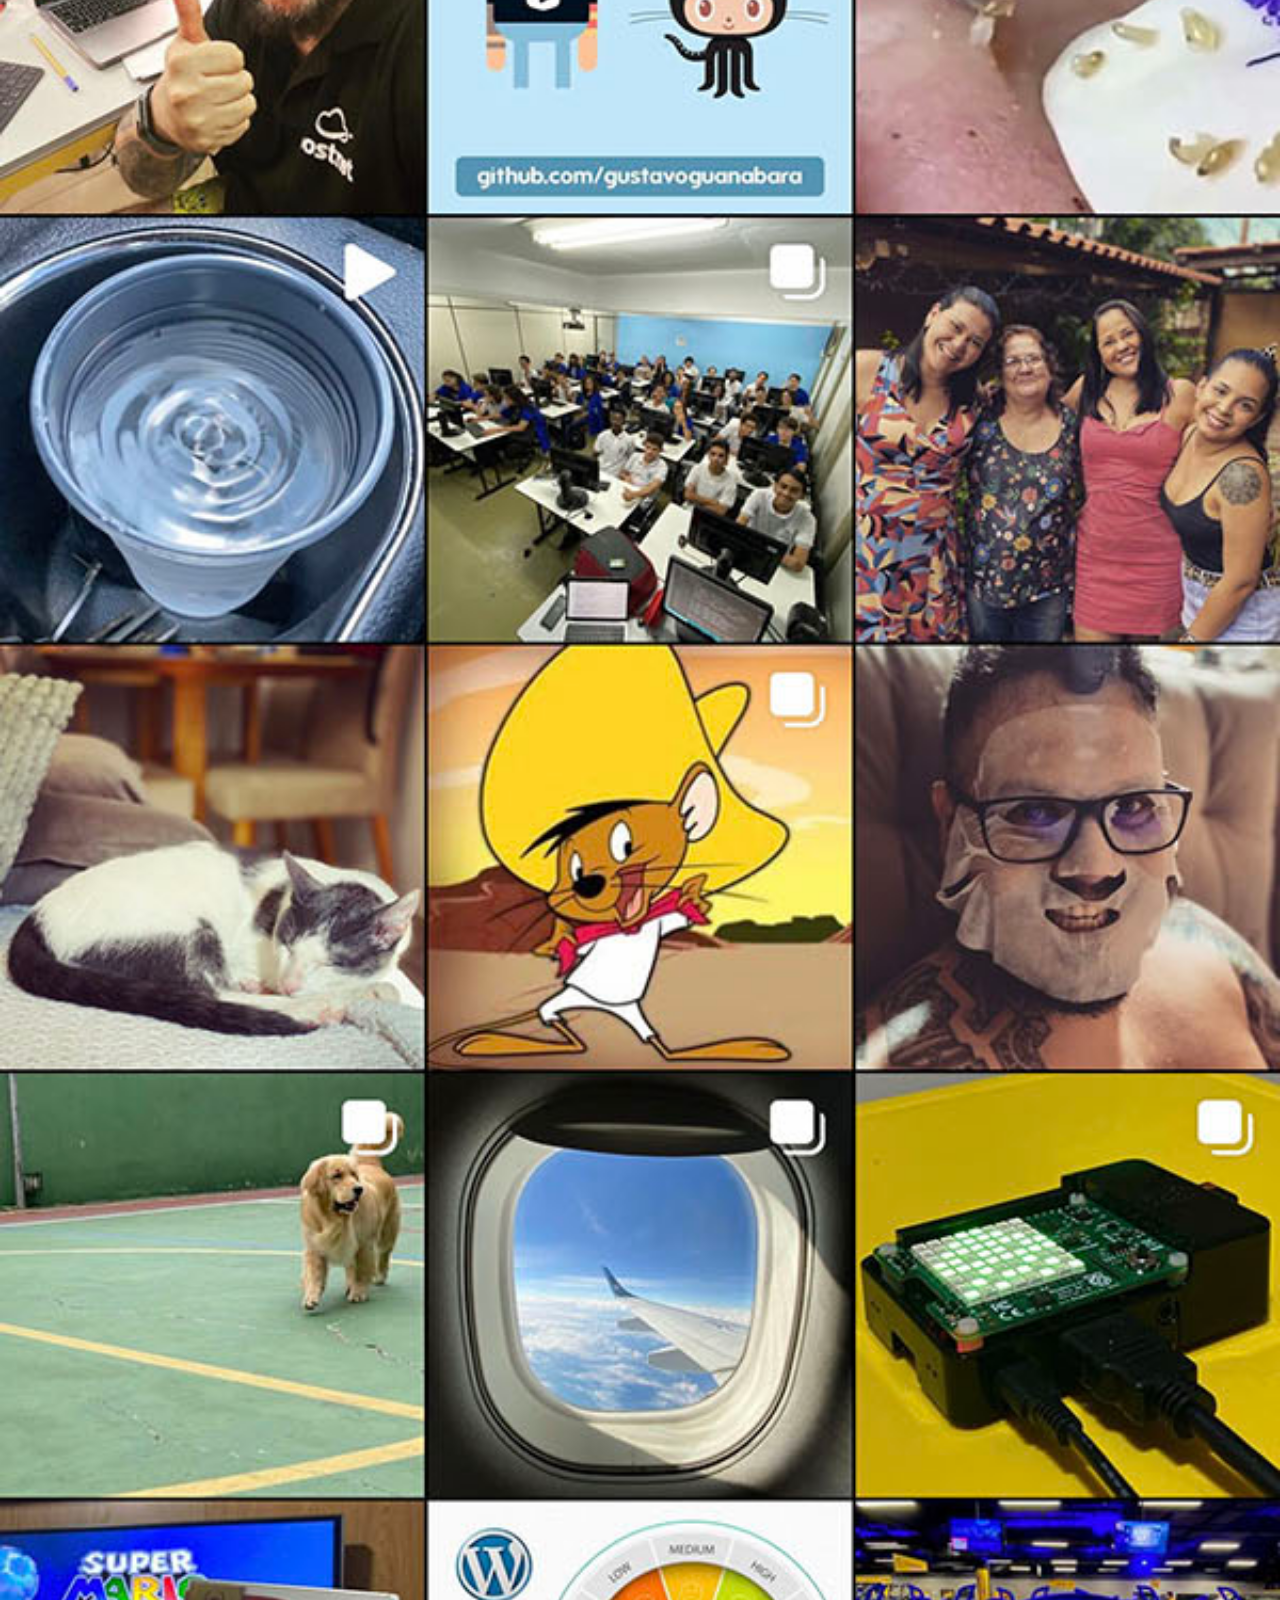
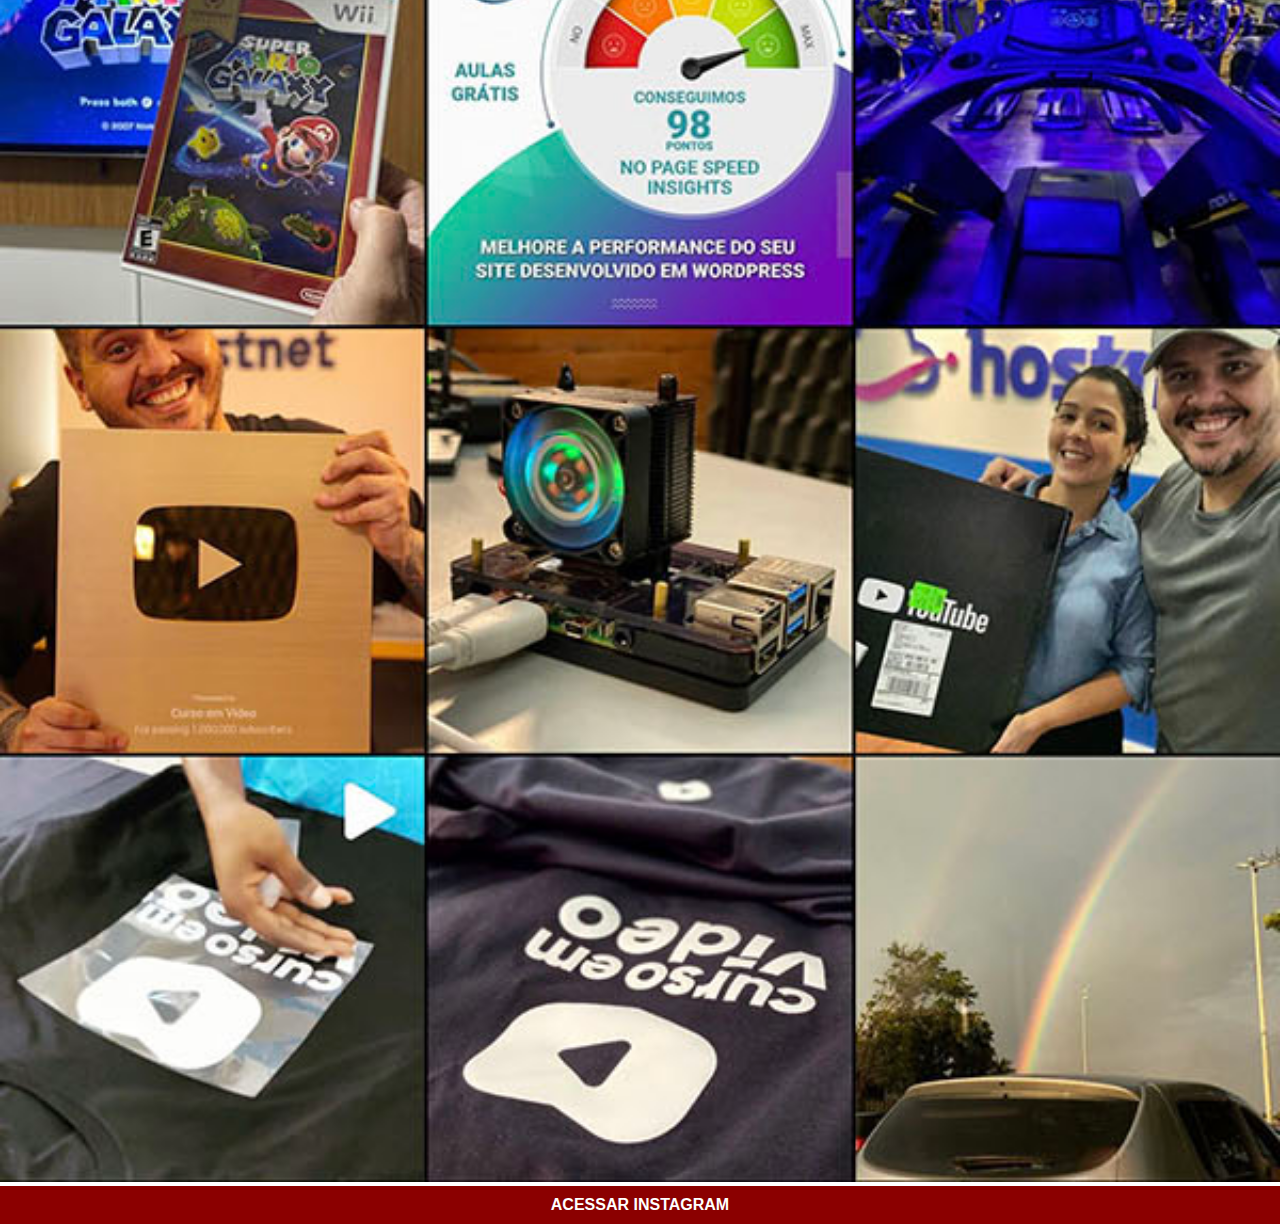
<file: instagram.html>
<!DOCTYPE html>
<html lang="pt-br">
<head>
    <meta charset="UTF-8">
    <meta name="viewport" content="width=device-width, initial-scale=1.0">
    <link rel="stylesheet" href="estilos/social.css">
    <title>Instagram</title>
</head>
<body>
    <img src="imagens/tela-instagram.jpg" alt="Instagram">
    <a href="https://www.instagram.com/cursoemvideo/" target="_blank">ACESSAR INSTAGRAM</a>
</body>
</html>
</file>
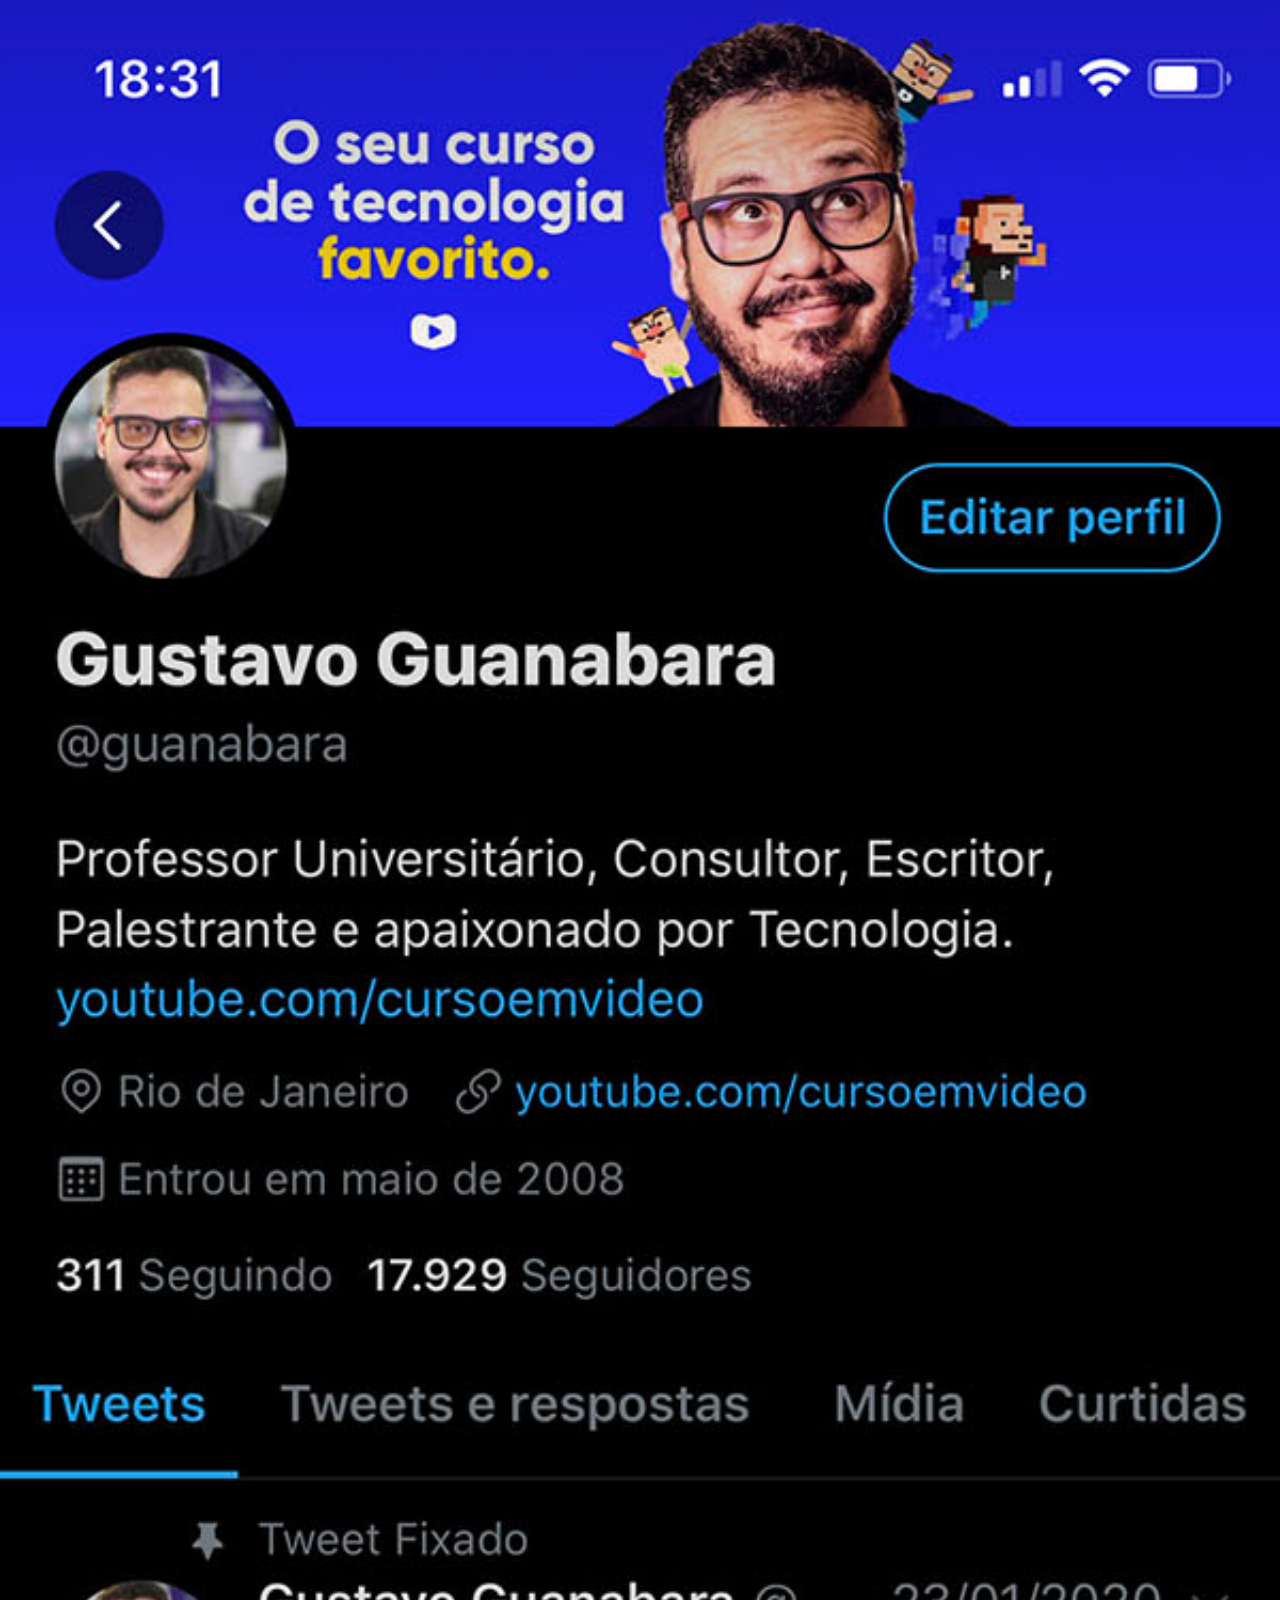
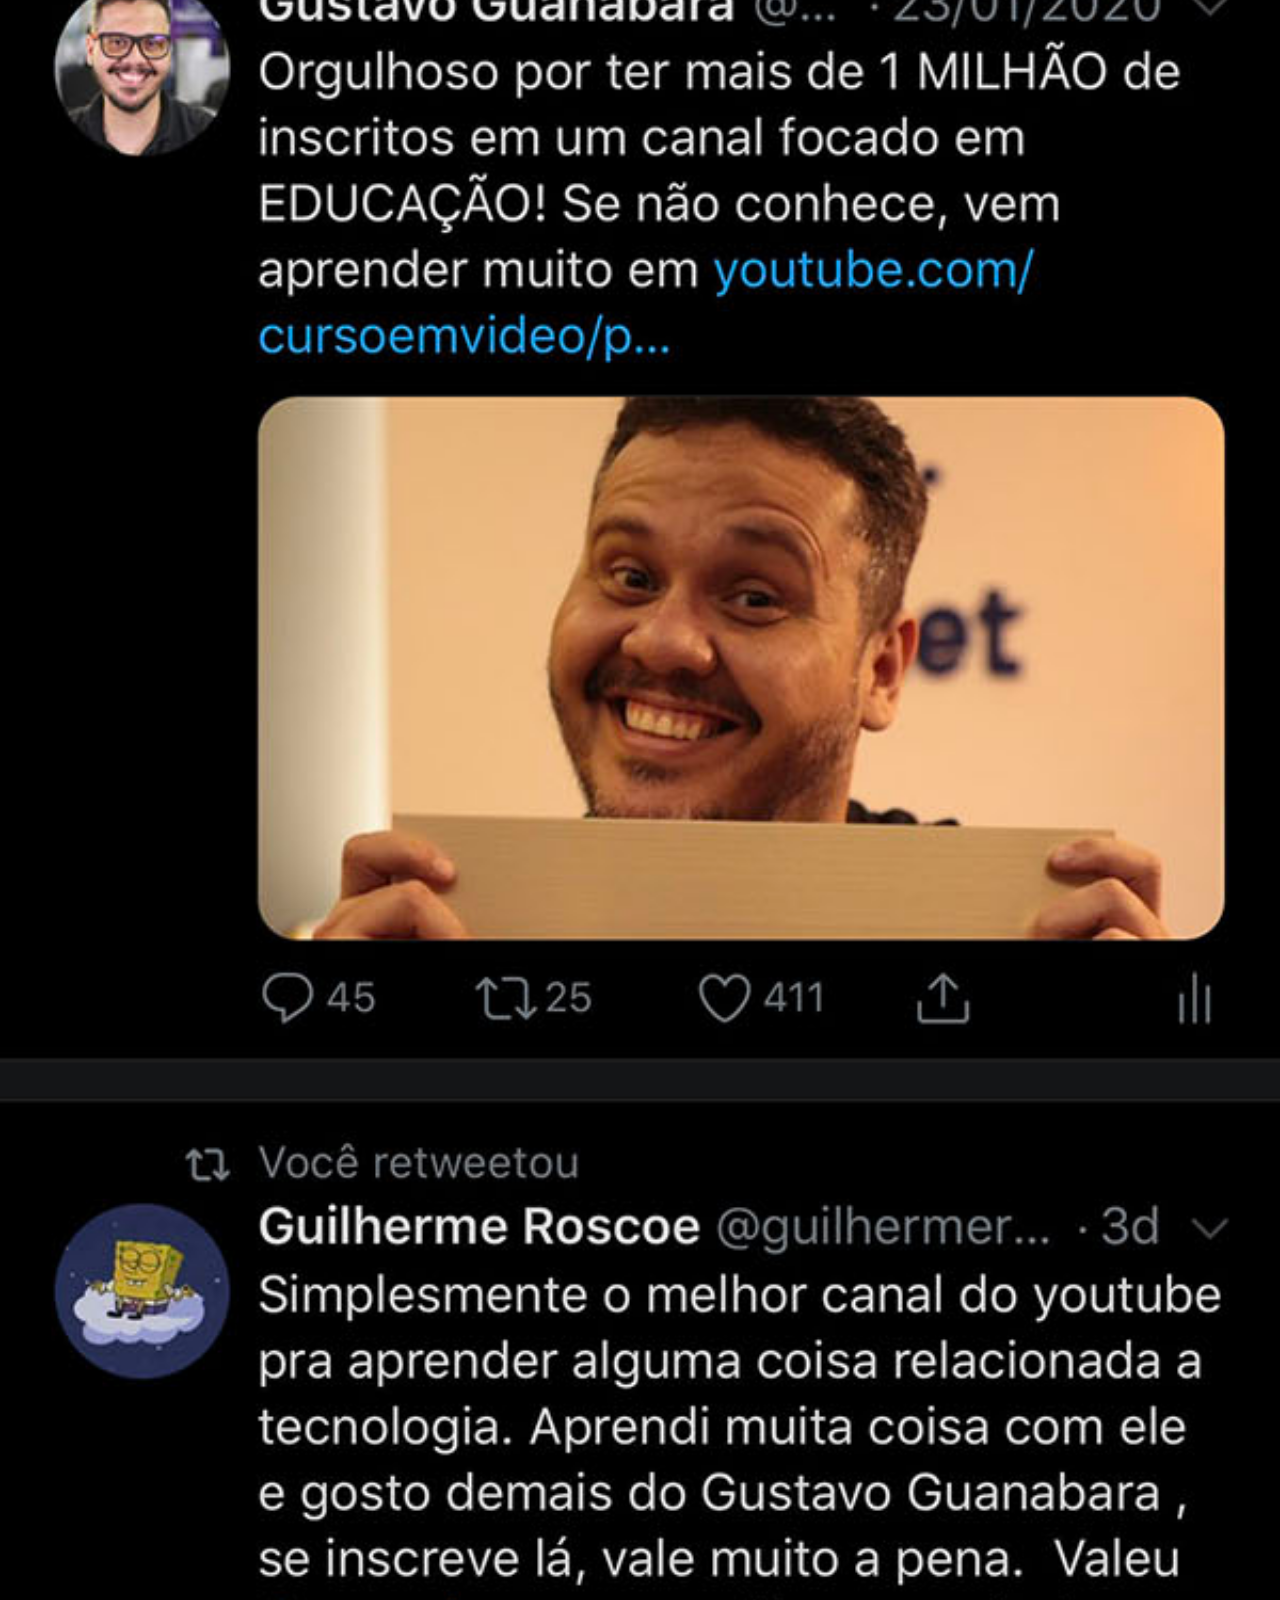
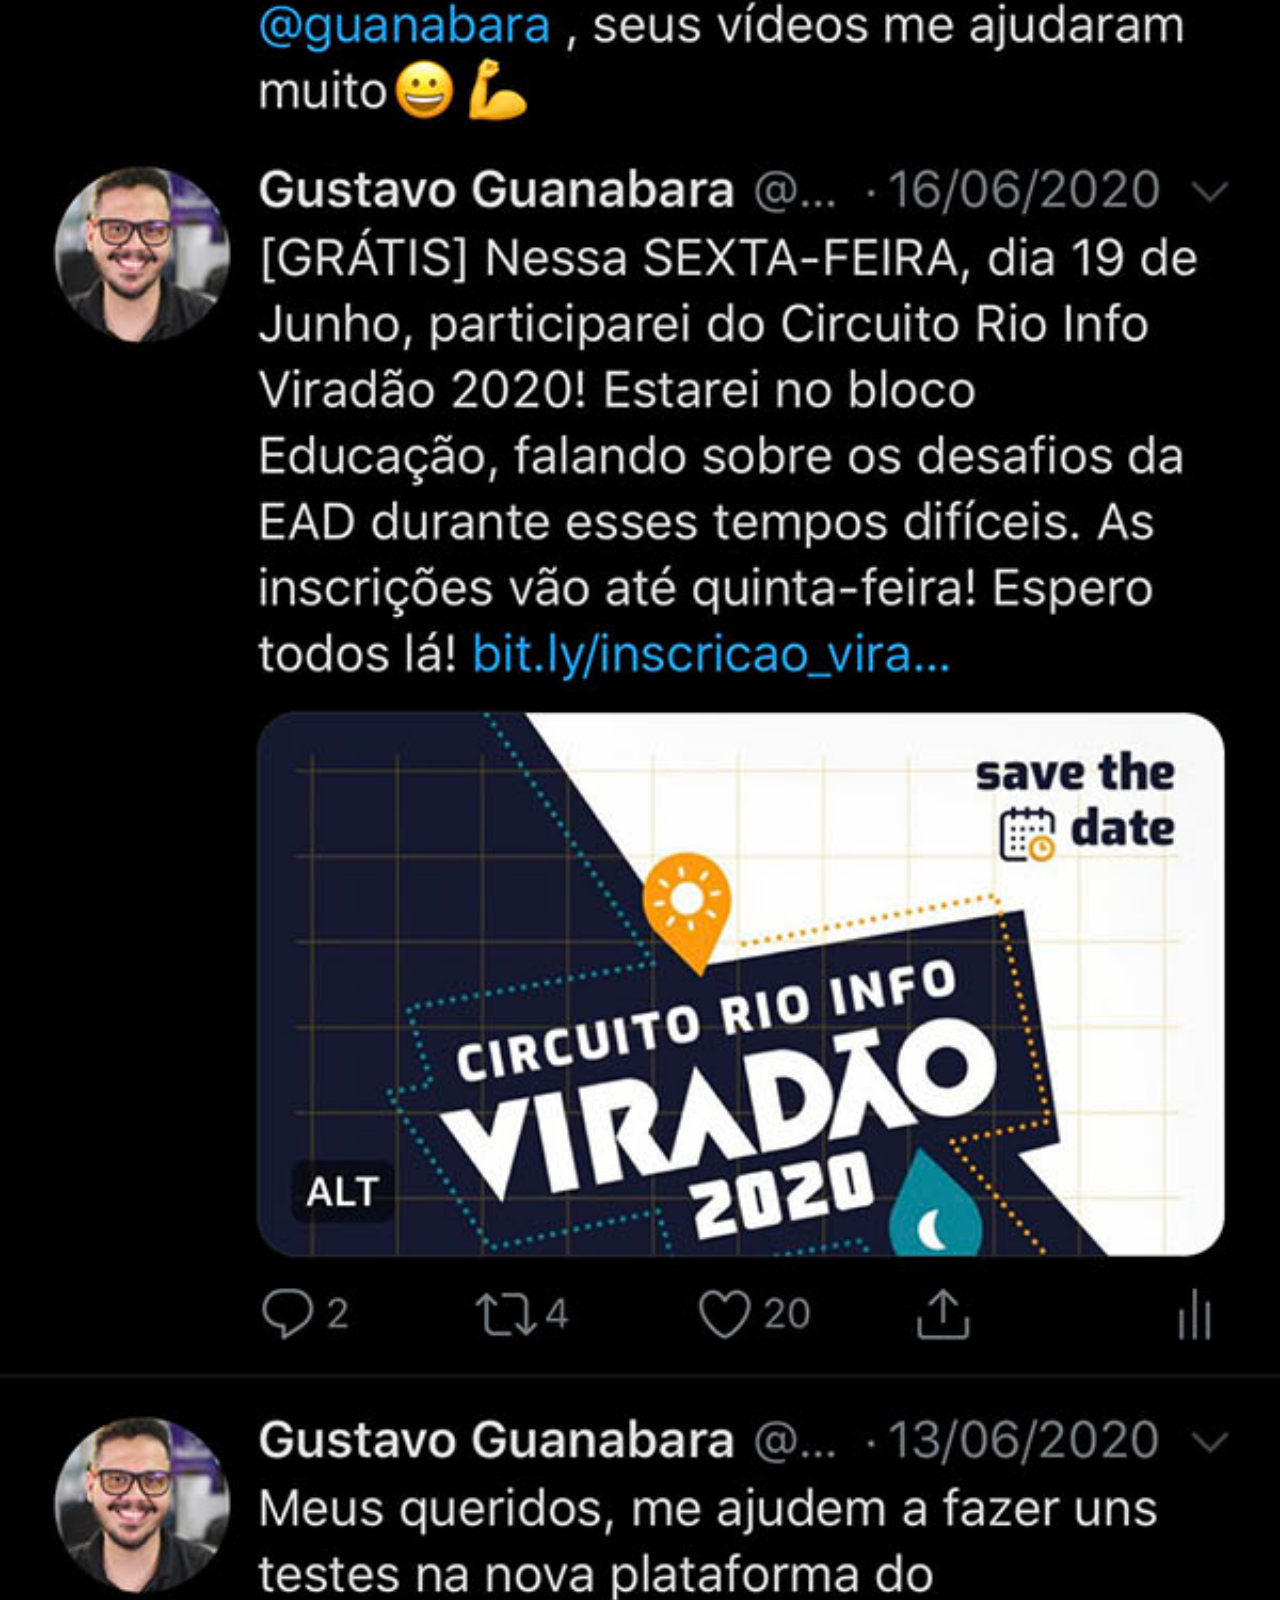
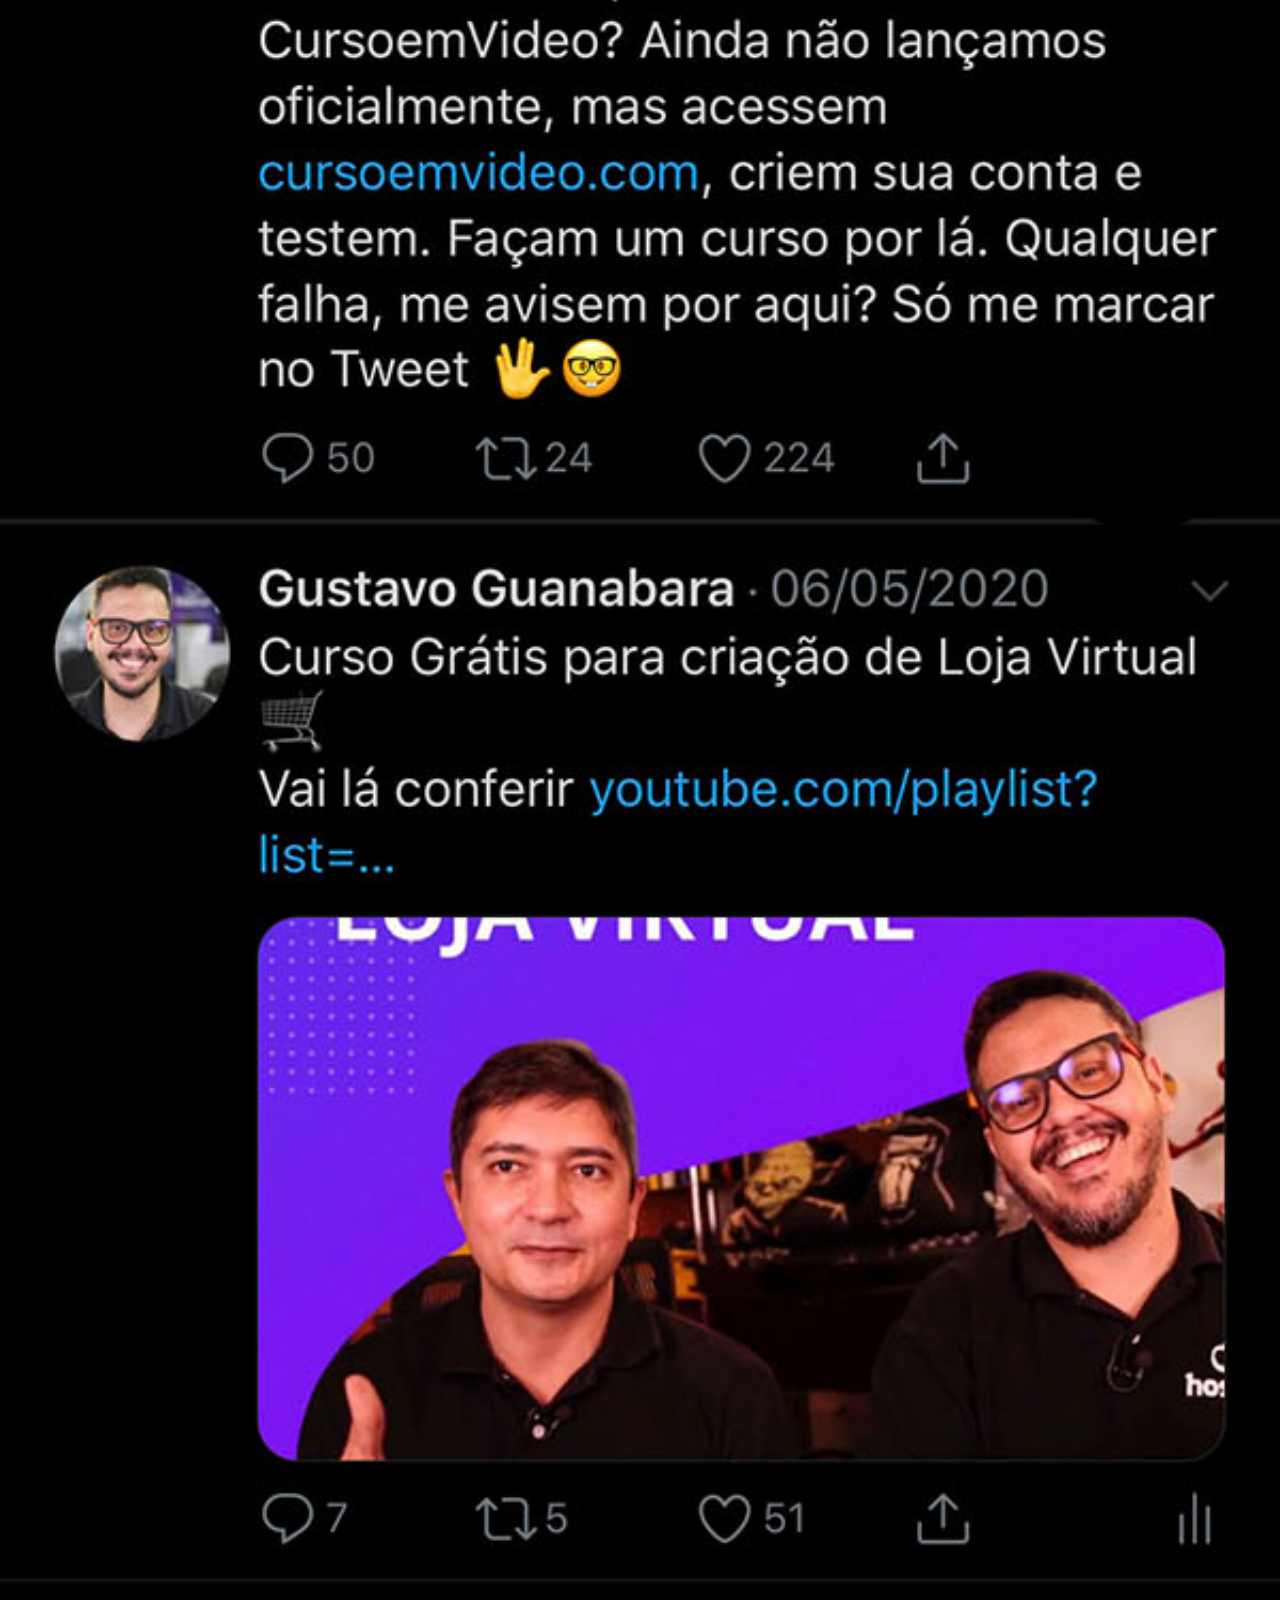
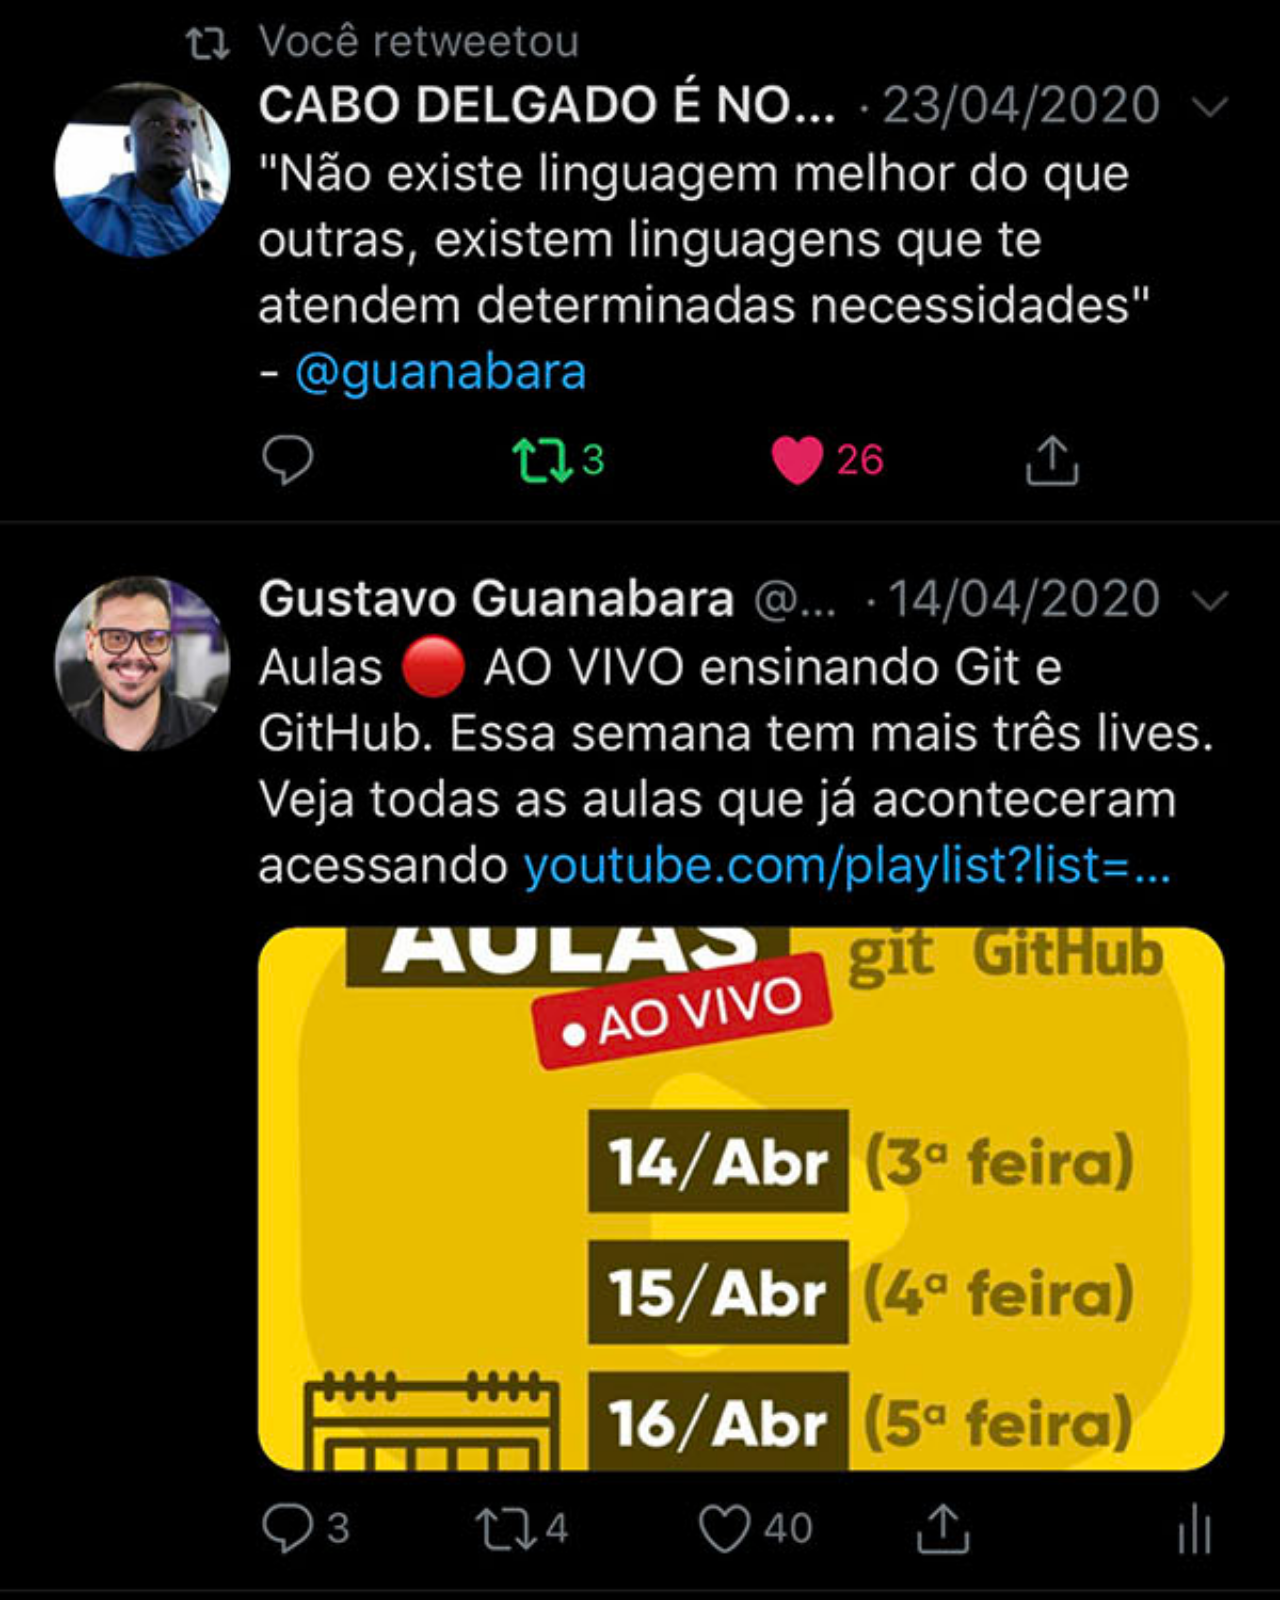
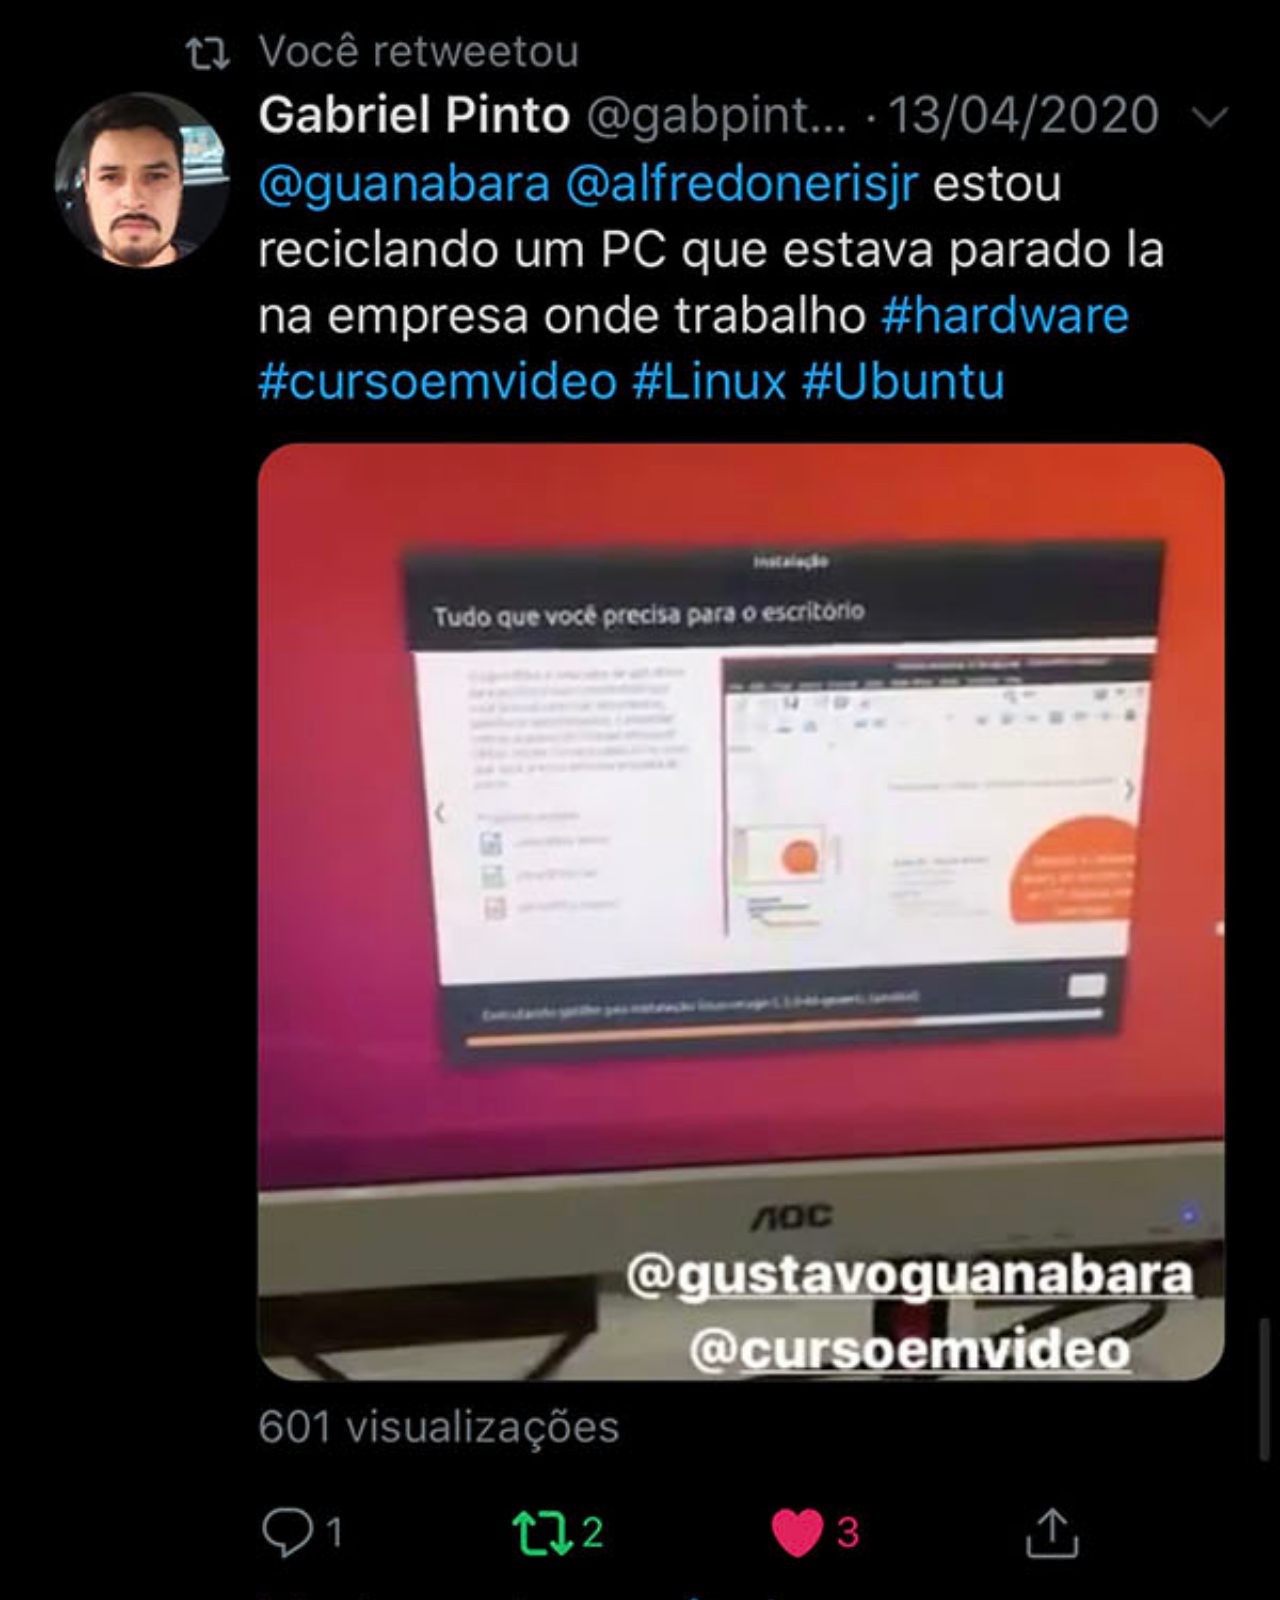
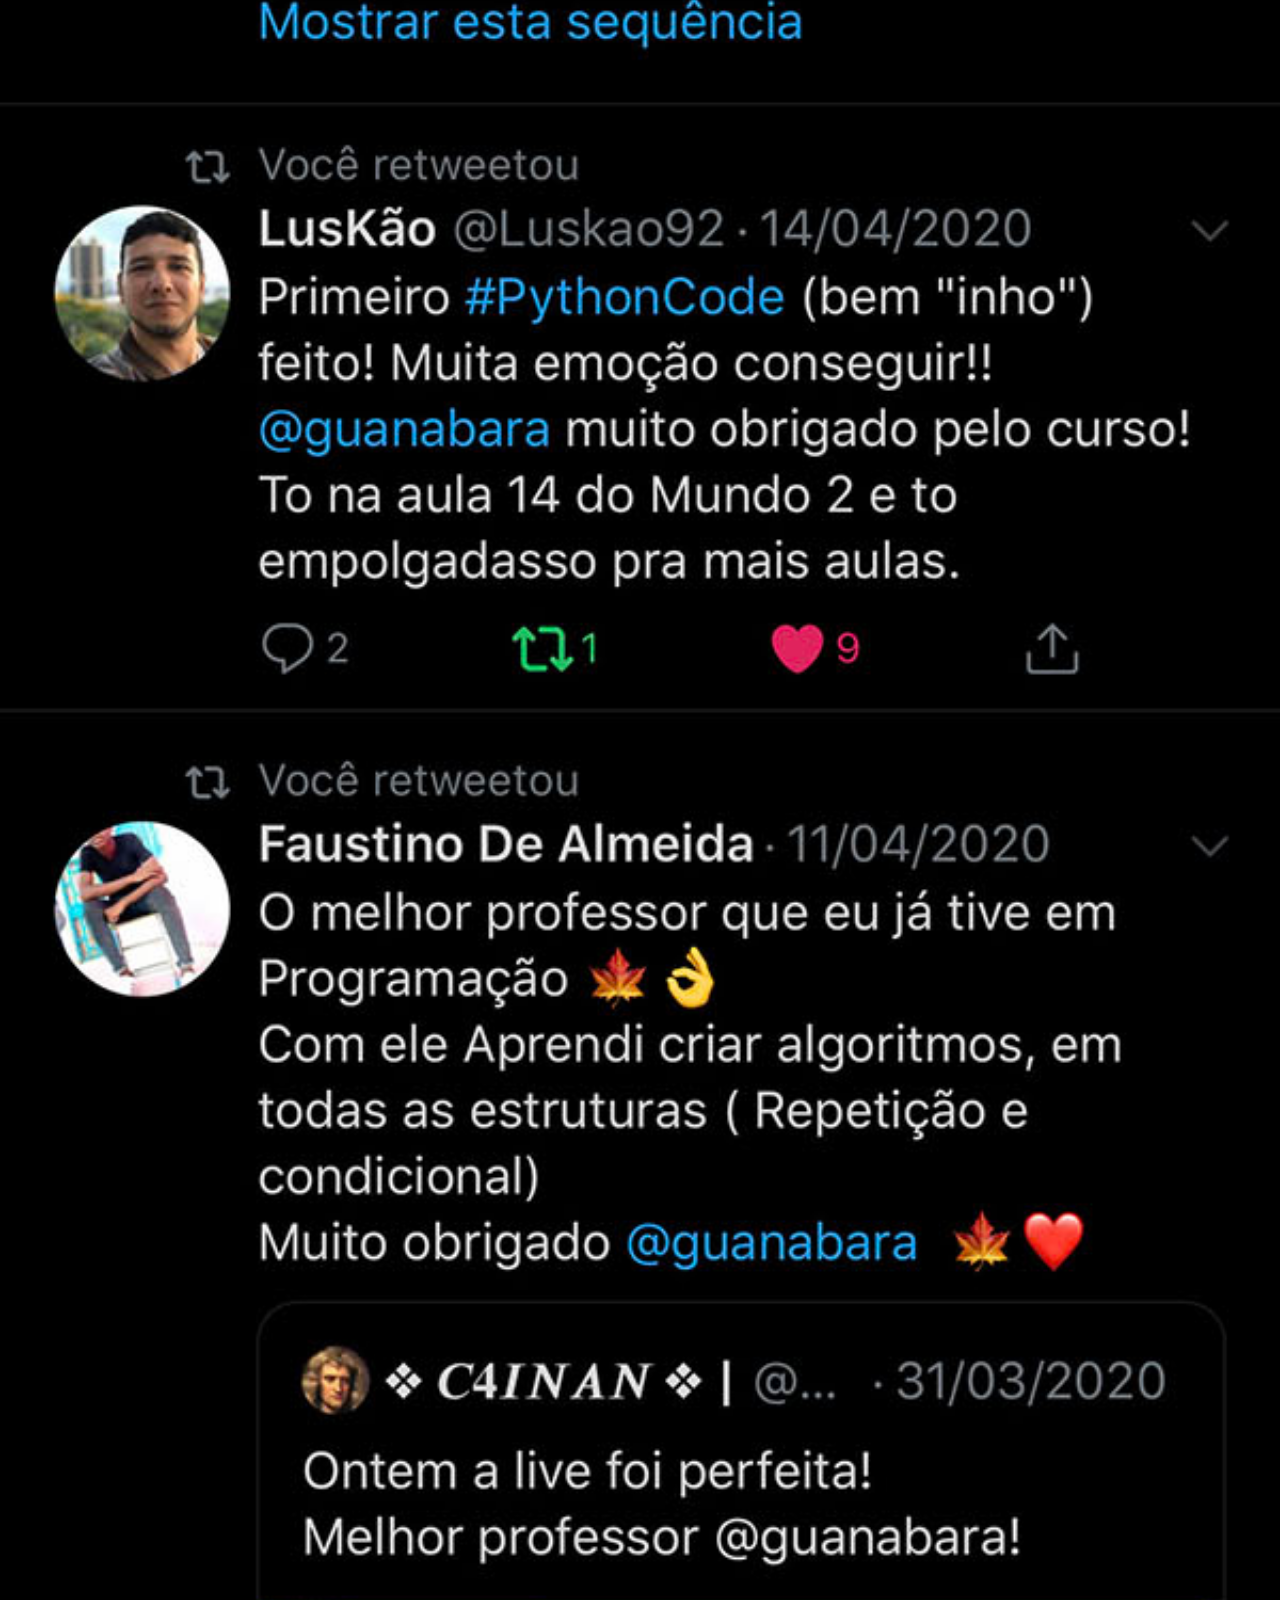
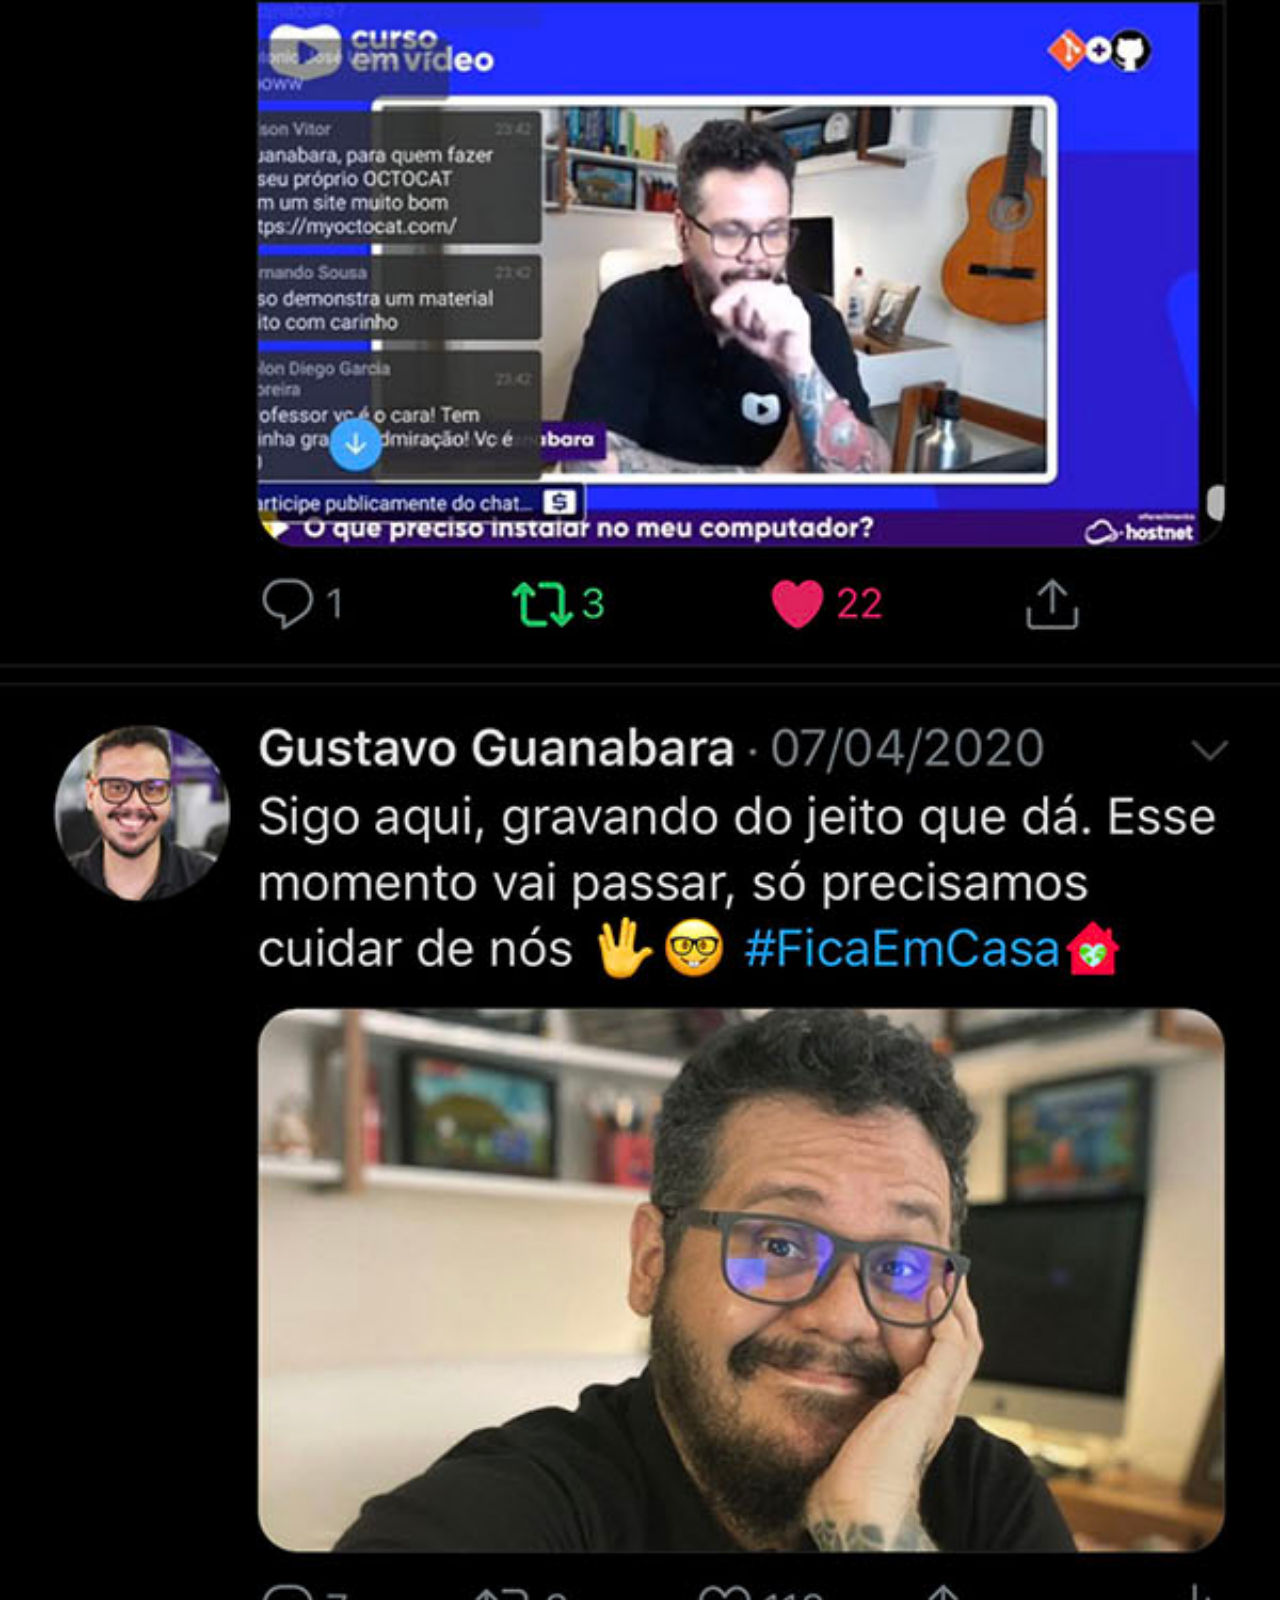
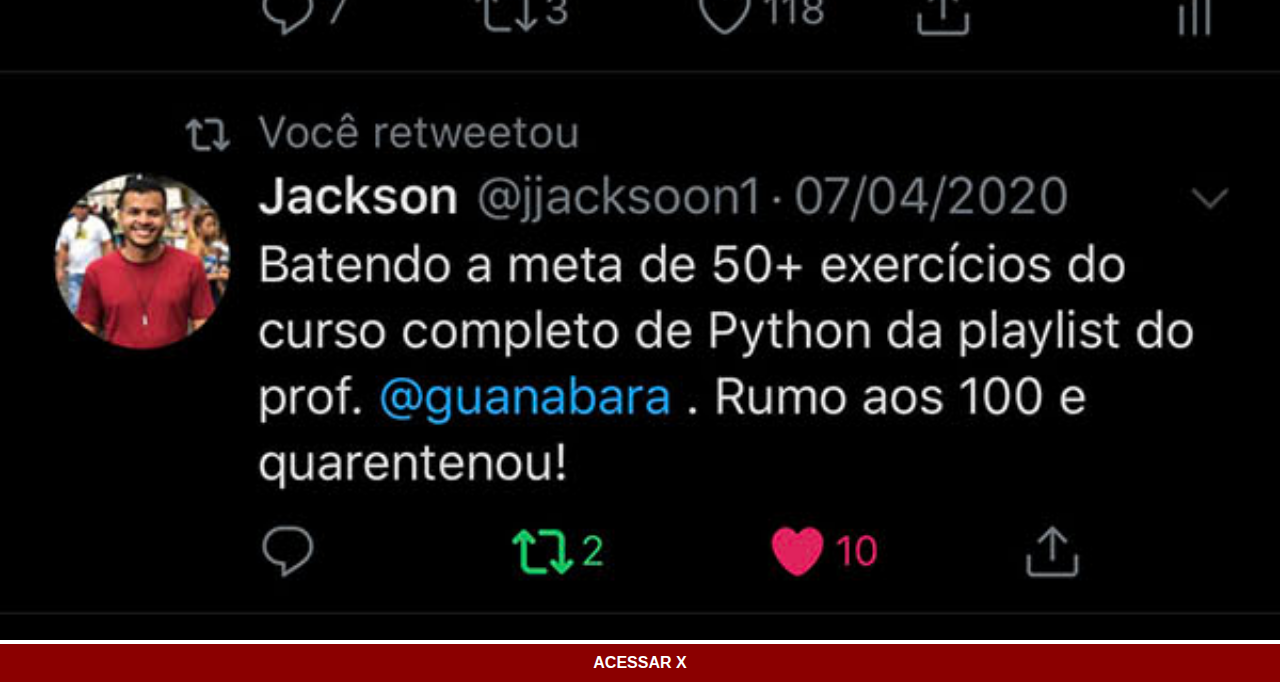
<file: twitter.html>
<!DOCTYPE html>
<html lang="pt-br">
<head>
    <meta charset="UTF-8">
    <meta name="viewport" content="width=device-width, initial-scale=1.0">
    <link rel="stylesheet" href="estilos/social.css">
    <title>X</title>
</head>
<body>
    <img src="imagens/tela-twitter.jpg" alt="X">
    <a href="https://x.com/cursosemvideo">ACESSAR X</a>
</body>
</html>
</file>
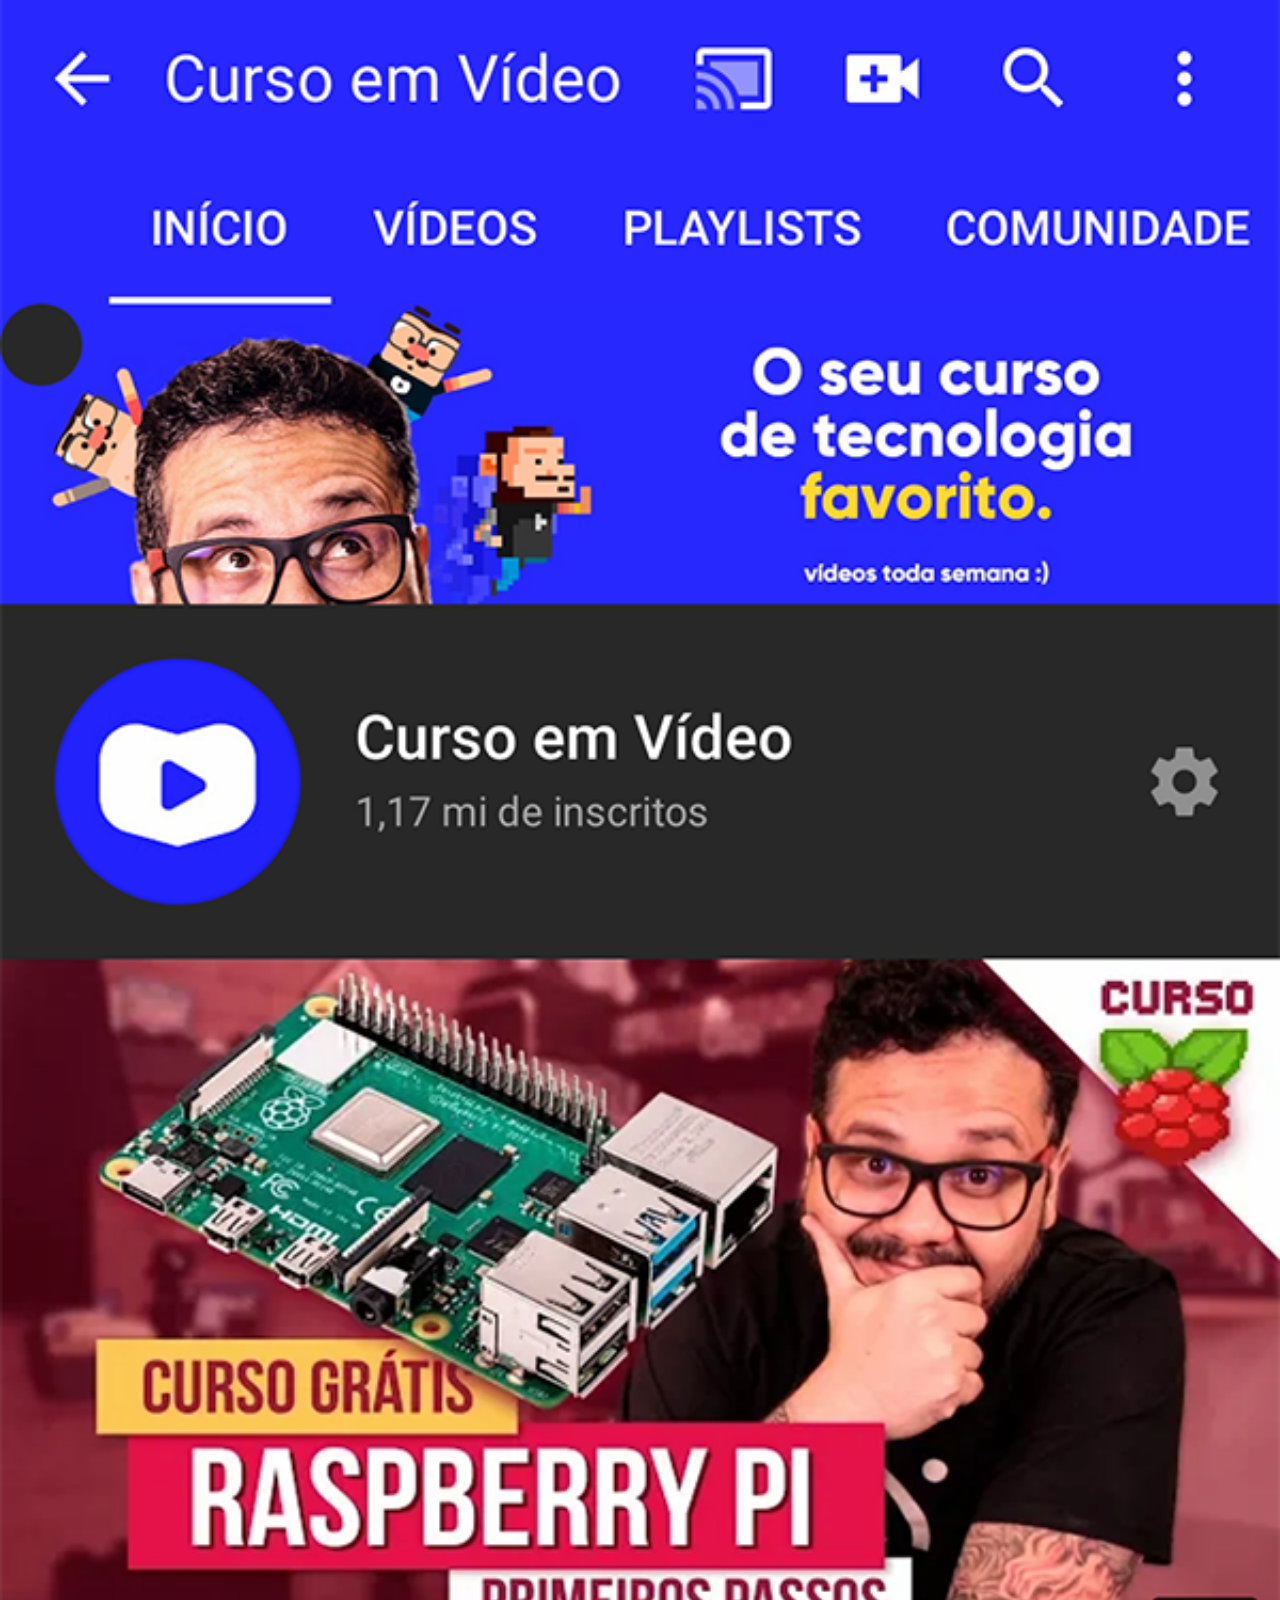
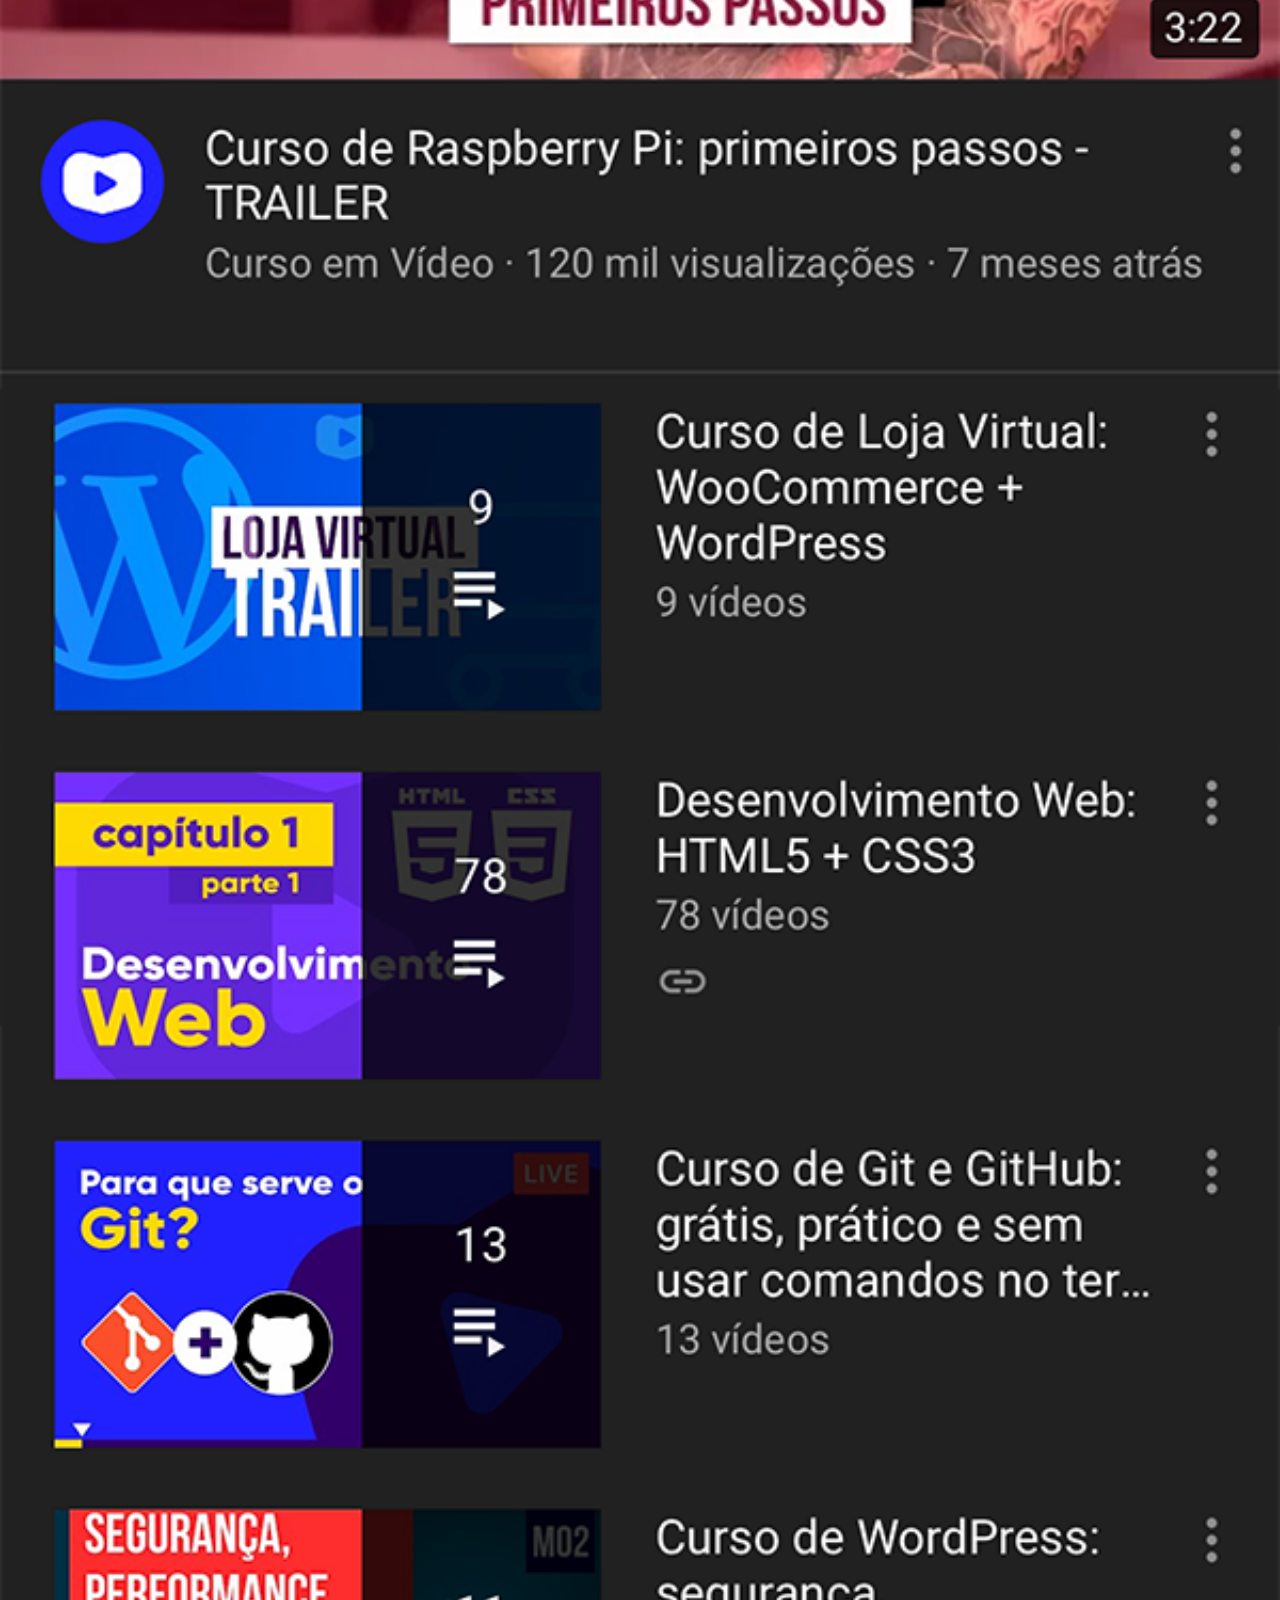
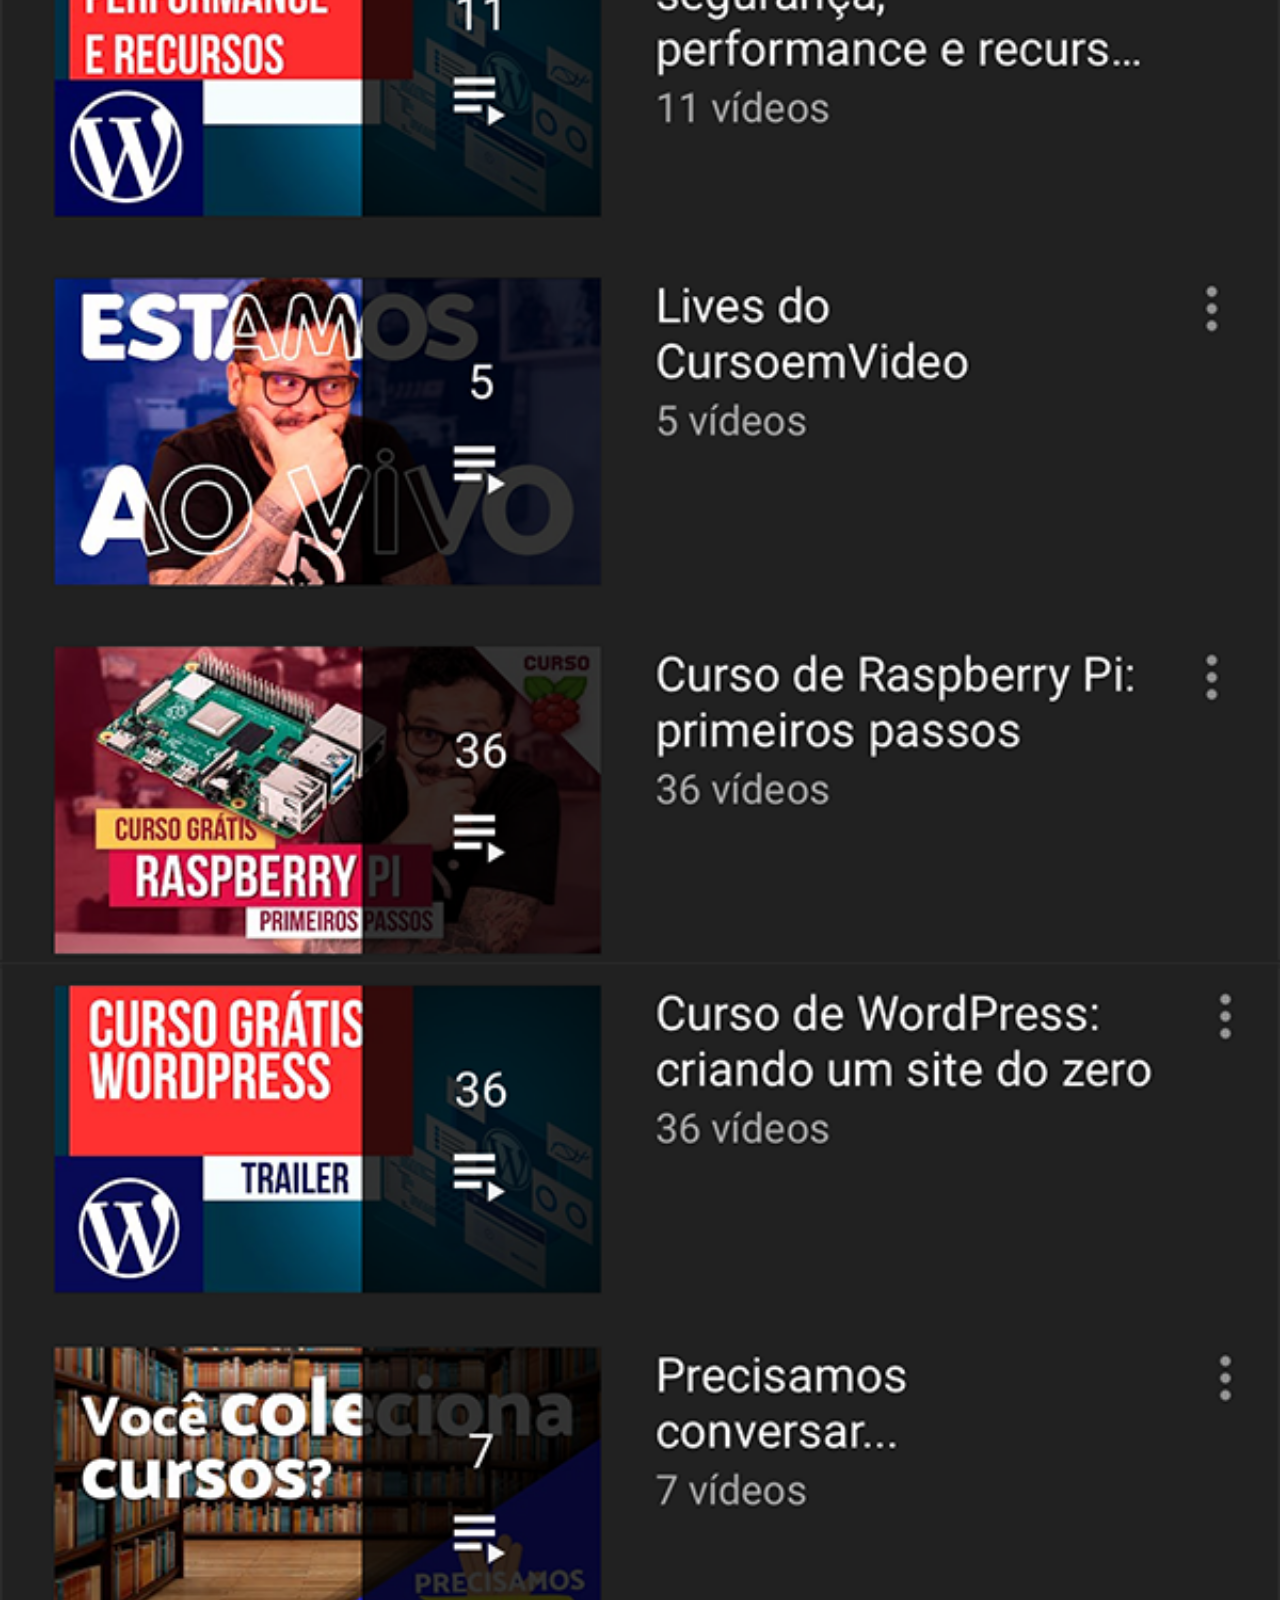
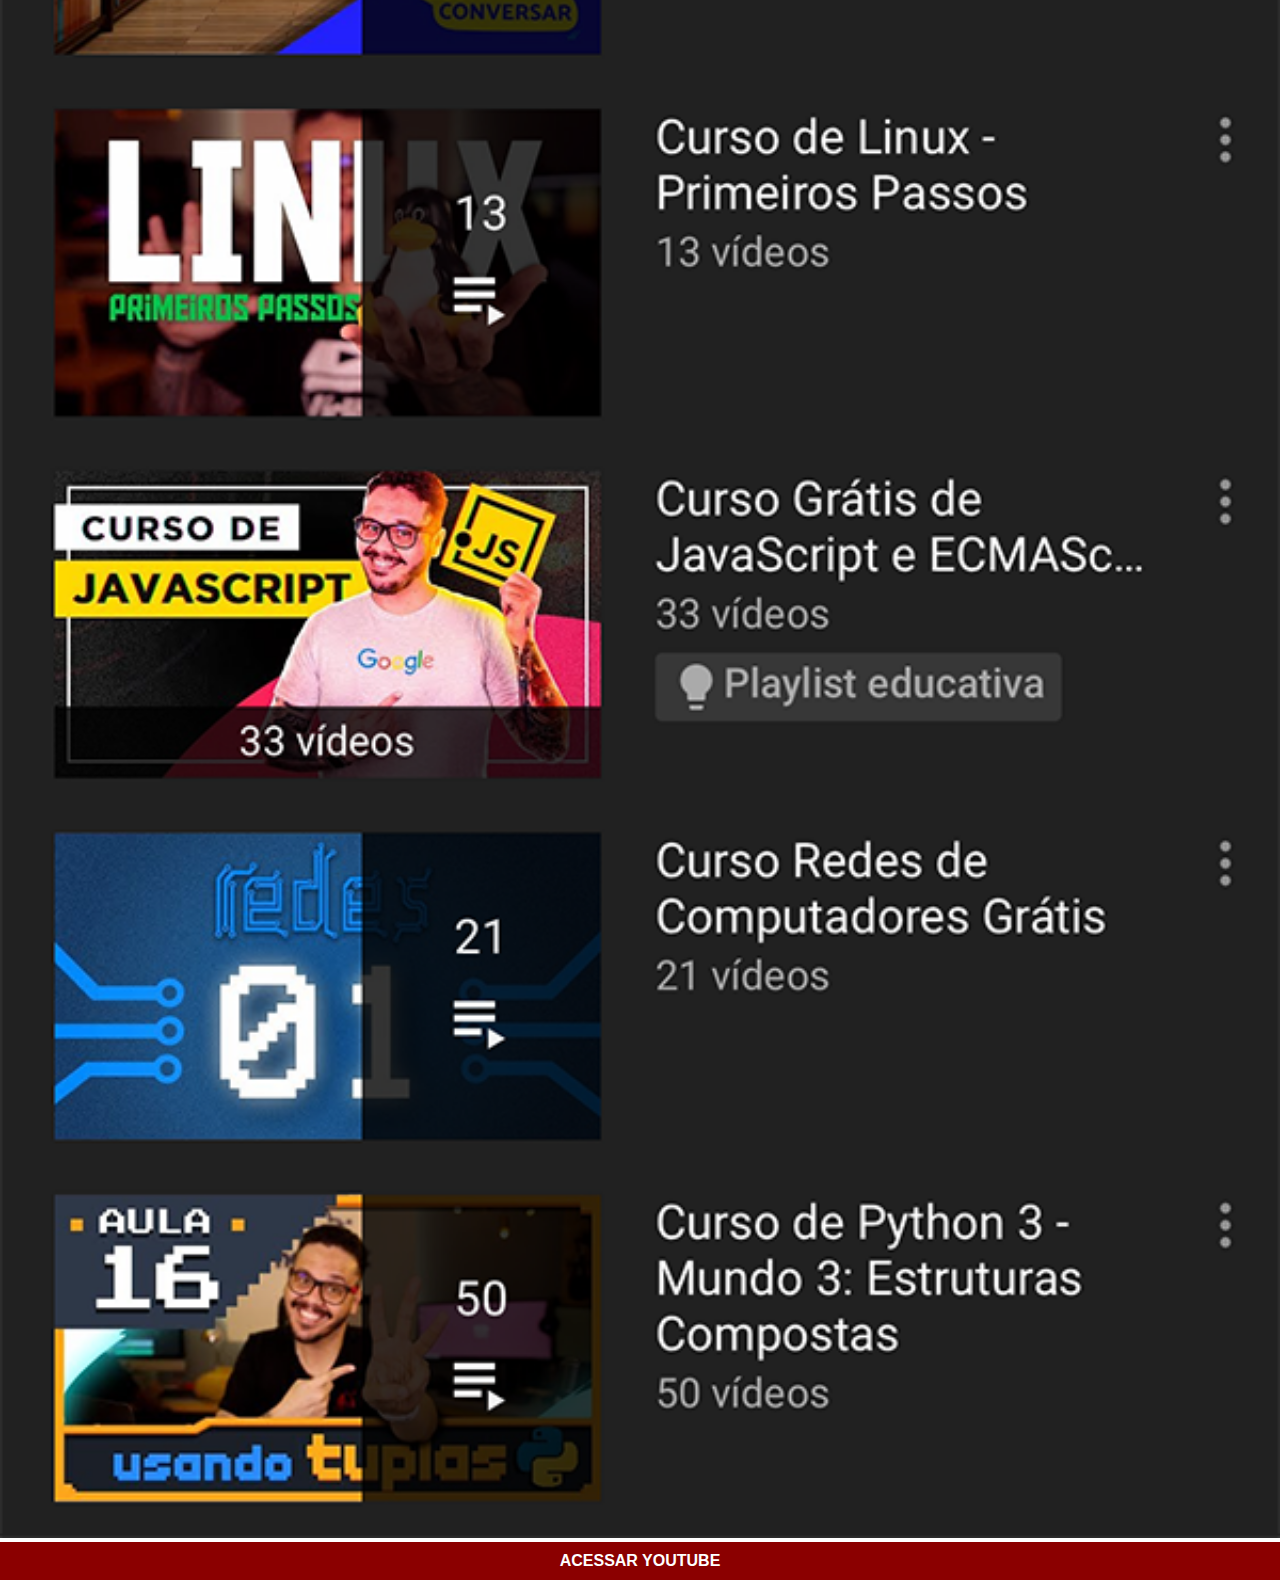
<file: youtube.html>
<!DOCTYPE html>
<html lang="pt-br">
<head>
    <meta charset="UTF-8">
    <meta name="viewport" content="width=device-width, initial-scale=1.0">
    <title>Youtube</title>
    <link rel="stylesheet" href="estilos/social.css">
</head>
<body>
    <img src="imagens/tela-youtube.png" alt="Youtube">
    <a href="https://www.youtube.com/c/CursoemV%C3%ADdeo/videos" target="_blank">ACESSAR YOUTUBE</a>
</body>
</html>
</file>
<file: estilos/style.css>
@charset "UTF-8"

* {
    margin: 0px;
    padding: 0px;
    font-family: Arial, Helvetica, sans-serif;
}

html, body {
    height: 100vh;
    width:100vh;
    background-color: black; 
    background: url(../imagens/fundo-madeira.jpg) no-repeat top center;
    background-size: cover;
    background-attachment: fixed;
}

main {
    position: relative;
    height: 100vh;
    width: 95vw; /*Não coloquei 100vw porque os ícones da lateral estavam saindo da tela.*/
}

section#telefone {
    position: absolute;
    top: 50%;
    left: 50%;
    transform: translate(-50%, -50%);
    /*As 4 propriedades acima centralizam a section no meio da tela, além das 3 primeiras propriedades do main.*/

    height: 502px;
    width: 249px;
    background: url(../imagens/frame-iphone-p.png) no-repeat;
}

iframe#tela {
    position: relative;
    top: 63px;
    left: 17px;
    height: 379px;
    width: 215px;
}

section#redes-sociais {
    text-align: right;
}

section#redes-sociais img {
    width: 50px;
    margin: 5px;
    border-radius: 50%; /*Assim o quadrado vira um círculo, pois as bordas foram cortadas até o centro da imagem.*/
    box-shadow: 2px 2px 5px rgba(0, 0, 0, 0.600);
    box-sizing: border-box; /*Assim a borda branca aparece ao passar o mouse em cima, mas não desloca os outros botões.*/
}

section#redes-sociais img:hover {
    border: 2px solid rgba(255, 255, 255, 0.653);
    transform: translate(-3px, -3px); /*O botão desloca para cima e para a esquerda.*/
    box-shadow: 5px 5px 10px rgba(0, 0, 0, 0.600); /*A sombra expande, dando a sensação de que o botão moveu de verdade.*/
    transition: transform .3s, border 1s; /*O botão leva .3s para deslocar. No border, a borda branca vai levar 1s para aparecer depois que o mouse passar.*/
}
</file>
<file: estilos/social.css>
@charset "UTF-8";

* {
    margin: 0px;
    padding: 0px;
    font-family: Arial, Helvetica, sans-serif;
}

::-webkit-scrollbar {
    width: 0px;
    height: 0px;
} /*Esse comando some com as barras de rolagem vertical e horizontal*/

img {
    width: 100vw;
}

a {
    display: block;
    background-color: darkred;
    color: white;
    font-weight: bolder;
    padding: 10px;
    text-align: center;
    text-decoration: none;
}

a:hover {
    background-color: red;
}
</file>
